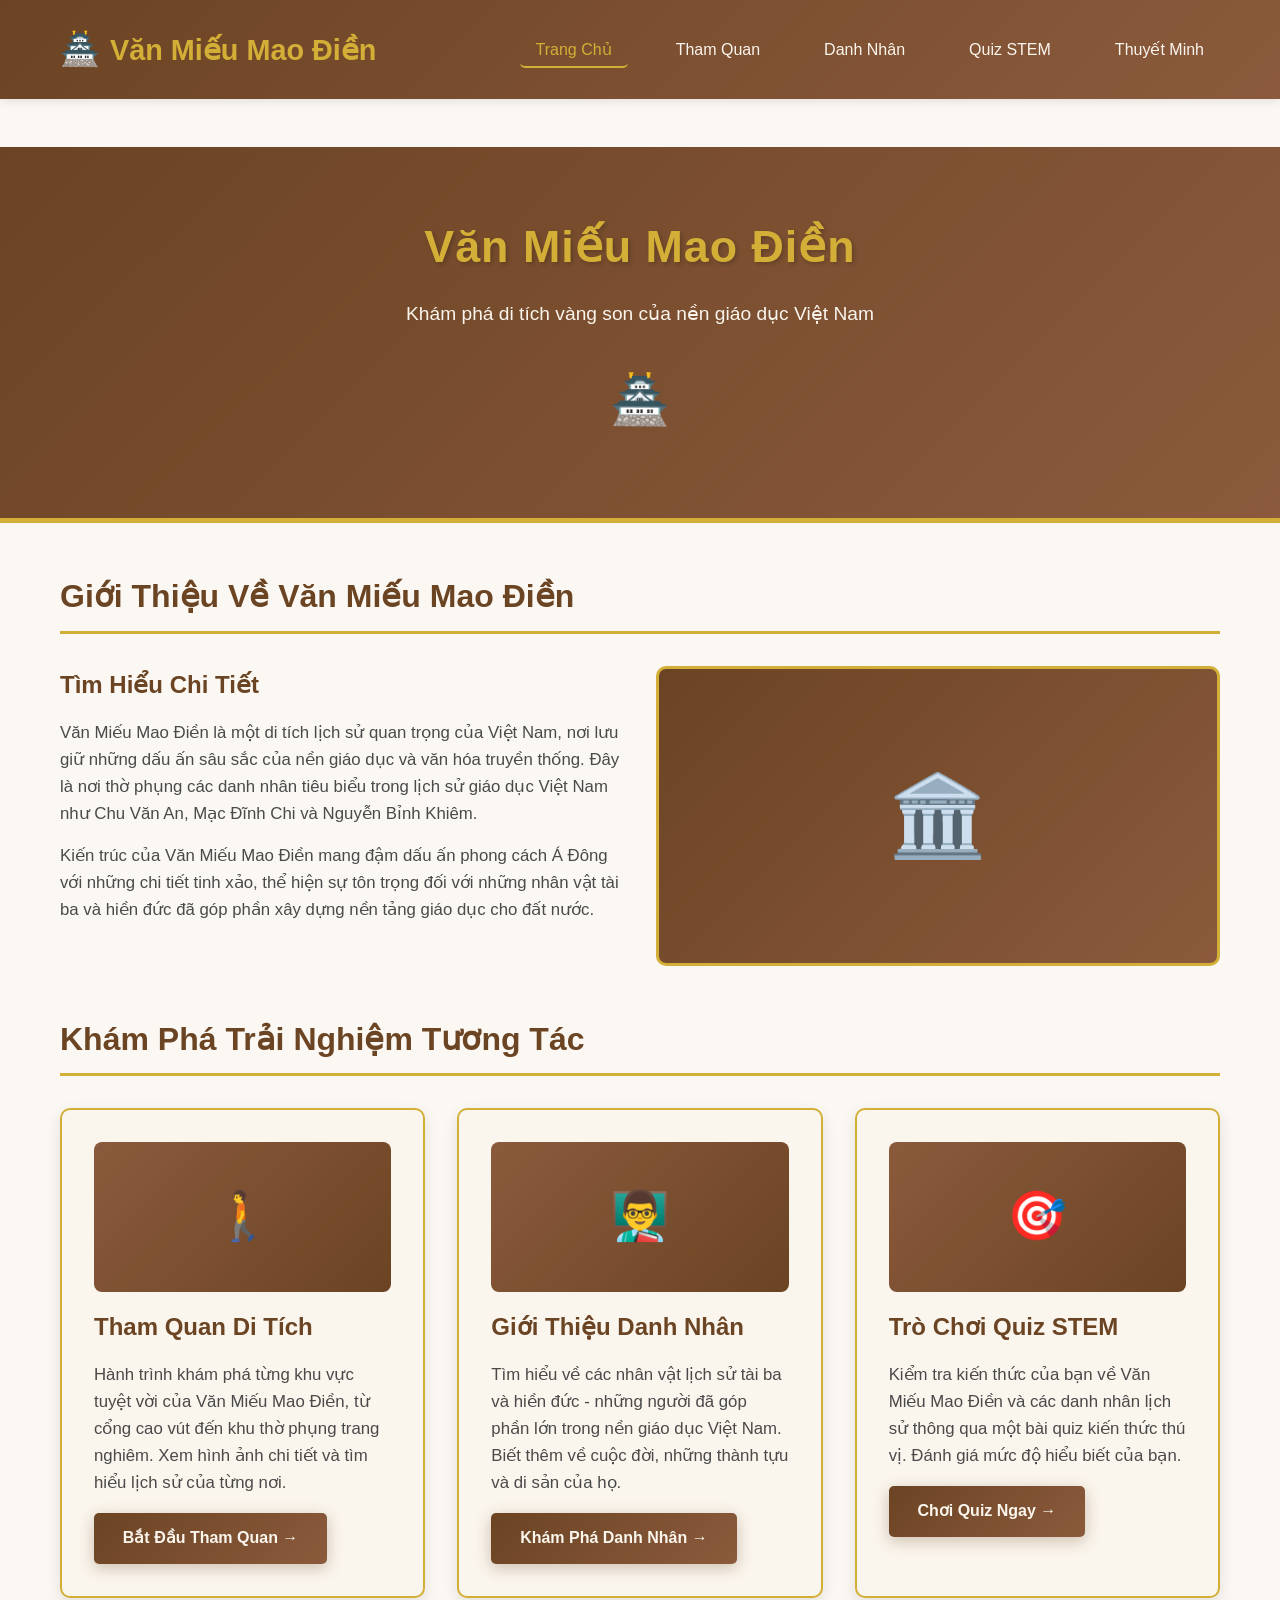
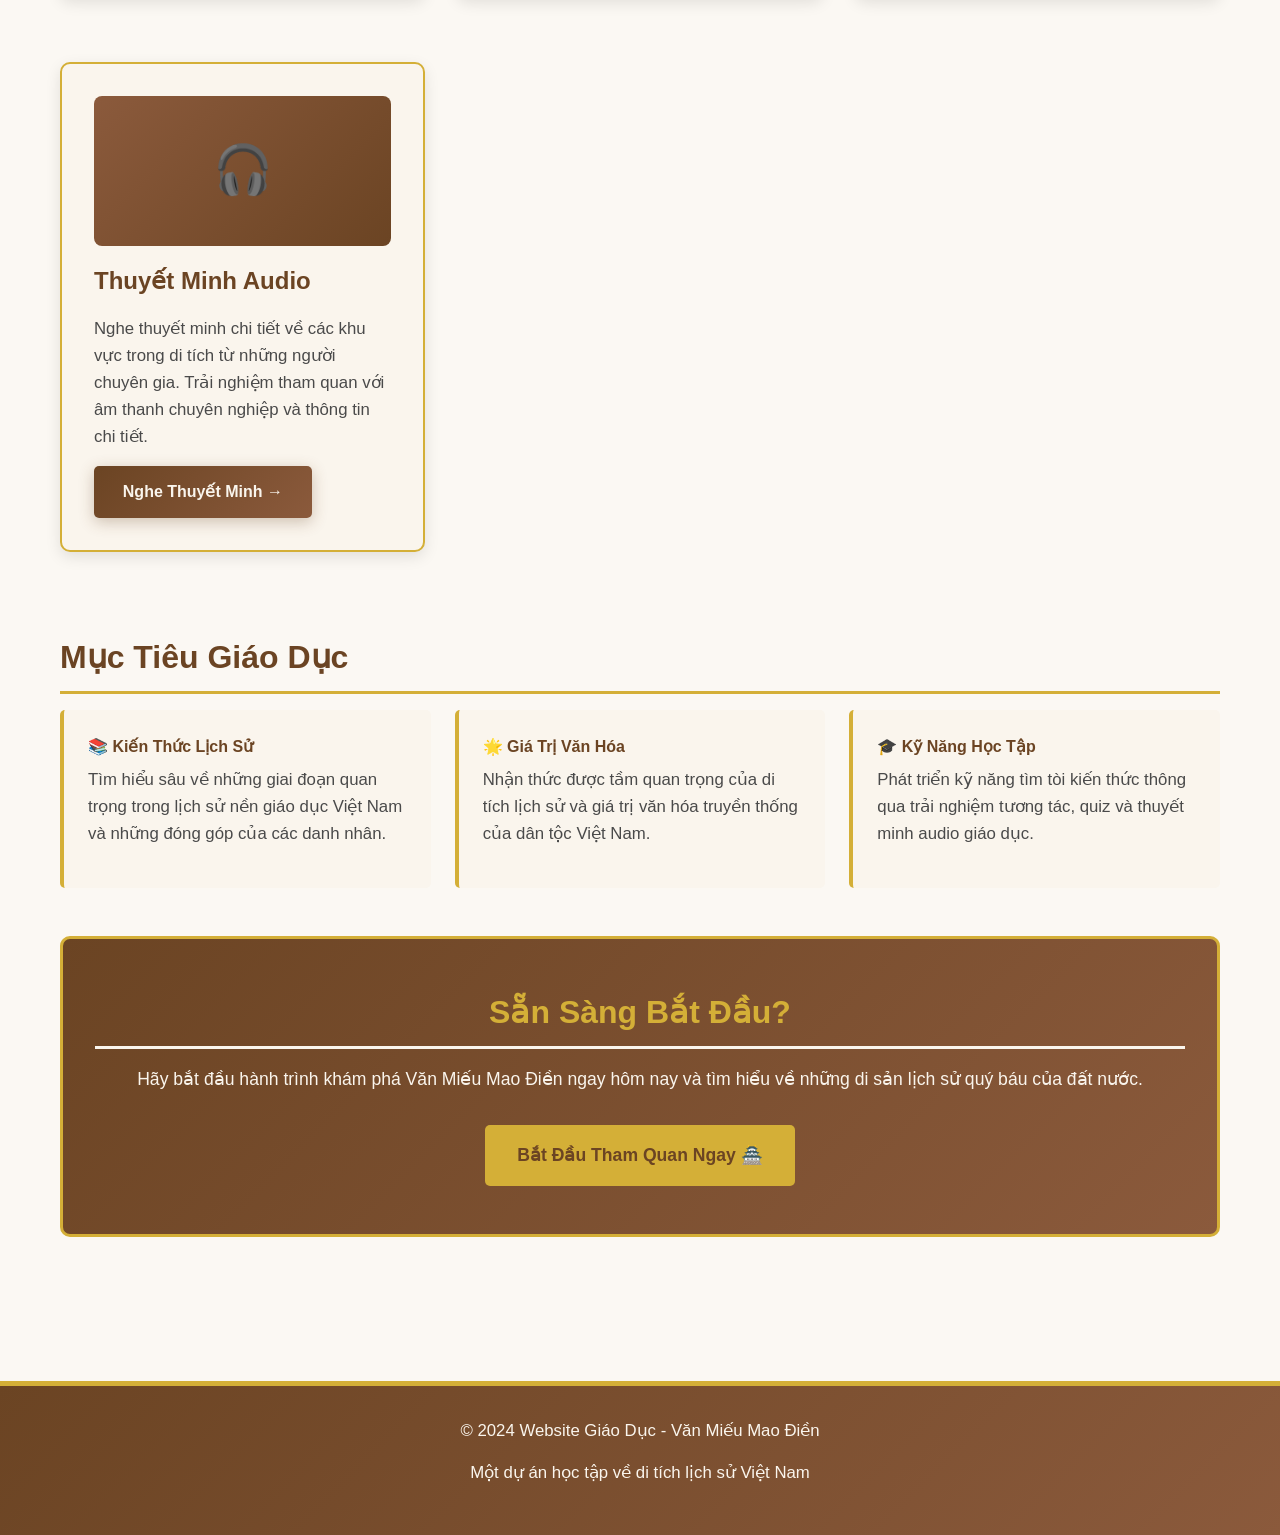
<file: index.html>
<!DOCTYPE html>
<html lang="vi">
<head>
    <meta charset="UTF-8">
    <meta name="viewport" content="width=device-width, initial-scale=1.0">
    <title>Văn Miếu Mao Điền - Trang Chủ</title>
    <link rel="stylesheet" href="styles.css">
</head>
<body>
    <!-- Header & Navigation -->
    <header>
        <div class="header-container">
            <a href="index.html" class="logo">Văn Miếu Mao Điền</a>
            <nav>
                <ul>
                    <li><a href="index.html">Trang Chủ</a></li>
                    <li><a href="tour.html">Tham Quan</a></li>
                    <li><a href="figures.html">Danh Nhân</a></li>
                    <li><a href="quiz.html">Quiz STEM</a></li>
                    <li><a href="audio.html">Thuyết Minh</a></li>
                </ul>
            </nav>
        </div>
    </header>

    <!-- Main Content -->
    <main>
        <!-- Hero Section -->
        <section class="hero">
            <div class="container">
                <h1>Văn Miếu Mao Điền</h1>
                <p>Khám phá di tích vàng son của nền giáo dục Việt Nam</p>
                <p style="font-size: 3rem; margin: 1rem 0;">🏯</p>
            </div>
        </section>

        <!-- Main Content Container -->
        <div class="container">
            <!-- Introduction Section -->
            <section style="margin-top: 3rem;">
                <h2>Giới Thiệu Về Văn Miếu Mao Điền</h2>
                
                <div class="grid grid-2">
                    <div>
                        <h3>Tìm Hiểu Chi Tiết</h3>
                        <p>Văn Miếu Mao Điền là một di tích lịch sử quan trọng của Việt Nam, nơi lưu giữ những dấu ấn sâu sắc của nền giáo dục và văn hóa truyền thống. Đây là nơi thờ phụng các danh nhân tiêu biểu trong lịch sử giáo dục Việt Nam như Chu Văn An, Mạc Đĩnh Chi và Nguyễn Bỉnh Khiêm.</p>
                        <p>Kiến trúc của Văn Miếu Mao Điền mang đậm dấu ấn phong cách Á Đông với những chi tiết tinh xảo, thể hiện sự tôn trọng đối với những nhân vật tài ba và hiền đức đã góp phần xây dựng nền tảng giáo dục cho đất nước.</p>
                    </div>
                    <div style="display: flex; align-items: center; justify-content: center;">
                        <div style="
                            width: 100%;
                            height: 300px;
                            background: linear-gradient(135deg, var(--primary-brown), var(--light-brown));
                            border-radius: 10px;
                            display: flex;
                            align-items: center;
                            justify-content: center;
                            color: var(--gold);
                            font-size: 5rem;
                            border: 3px solid var(--gold);
                        ">
                            🏛️
                        </div>
                    </div>
                </div>
            </section>

            <!-- Features Section -->
            <section style="margin-top: 3rem; margin-bottom: 3rem;">
                <h2>Khám Phá Trải Nghiệm Tương Tác</h2>
                
                <div class="grid">
                    <!-- Card 1: Tham Quan Ảo -->
                    <div class="card">
                        <div style="
                            width: 100%;
                            height: 150px;
                            background: linear-gradient(135deg, #8B5A3C, #6B4423);
                            border-radius: 8px;
                            display: flex;
                            align-items: center;
                            justify-content: center;
                            color: var(--gold);
                            font-size: 3rem;
                            margin-bottom: 1rem;
                        ">🚶</div>
                        <h3>Tham Quan Di Tích</h3>
                        <p>Hành trình khám phá từng khu vực tuyệt vời của Văn Miếu Mao Điền, từ cổng cao vút đến khu thờ phụng trang nghiêm. Xem hình ảnh chi tiết và tìm hiểu lịch sử của từng nơi.</p>
                        <a href="tour.html" class="btn btn-primary">Bắt Đầu Tham Quan →</a>
                    </div>

                    <!-- Card 2: Danh Nhân -->
                    <div class="card">
                        <div style="
                            width: 100%;
                            height: 150px;
                            background: linear-gradient(135deg, #8B5A3C, #6B4423);
                            border-radius: 8px;
                            display: flex;
                            align-items: center;
                            justify-content: center;
                            color: var(--gold);
                            font-size: 3rem;
                            margin-bottom: 1rem;
                        ">👨‍🏫</div>
                        <h3>Giới Thiệu Danh Nhân</h3>
                        <p>Tìm hiểu về các nhân vật lịch sử tài ba và hiền đức - những người đã góp phần lớn trong nền giáo dục Việt Nam. Biết thêm về cuộc đời, những thành tựu và di sản của họ.</p>
                        <a href="figures.html" class="btn btn-primary">Khám Phá Danh Nhân →</a>
                    </div>

                    <!-- Card 3: Quiz -->
                    <div class="card">
                        <div style="
                            width: 100%;
                            height: 150px;
                            background: linear-gradient(135deg, #8B5A3C, #6B4423);
                            border-radius: 8px;
                            display: flex;
                            align-items: center;
                            justify-content: center;
                            color: var(--gold);
                            font-size: 3rem;
                            margin-bottom: 1rem;
                        ">🎯</div>
                        <h3>Trò Chơi Quiz STEM</h3>
                        <p>Kiểm tra kiến thức của bạn về Văn Miếu Mao Điền và các danh nhân lịch sử thông qua một bài quiz kiến thức thú vị. Đánh giá mức độ hiểu biết của bạn.</p>
                        <a href="quiz.html" class="btn btn-primary">Chơi Quiz Ngay →</a>
                    </div>

                    <!-- Card 4: Thuyết Minh -->
                    <div class="card">
                        <div style="
                            width: 100%;
                            height: 150px;
                            background: linear-gradient(135deg, #8B5A3C, #6B4423);
                            border-radius: 8px;
                            display: flex;
                            align-items: center;
                            justify-content: center;
                            color: var(--gold);
                            font-size: 3rem;
                            margin-bottom: 1rem;
                        ">🎧</div>
                        <h3>Thuyết Minh Audio</h3>
                        <p>Nghe thuyết minh chi tiết về các khu vực trong di tích từ những người chuyên gia. Trải nghiệm tham quan với âm thanh chuyên nghiệp và thông tin chi tiết.</p>
                        <a href="audio.html" class="btn btn-primary">Nghe Thuyết Minh →</a>
                    </div>
                </div>
            </section>

            <!-- Educational Goals Section -->
            <section style="margin-bottom: 3rem;">
                <h2>Mục Tiêu Giáo Dục</h2>
                
                <div style="display: grid; grid-template-columns: repeat(auto-fit, minmax(250px, 1fr)); gap: 1.5rem;">
                    <div style="
                        background: var(--cream);
                        border-left: 4px solid var(--gold);
                        padding: 1.5rem;
                        border-radius: 5px;
                    ">
                        <h4 style="color: var(--primary-brown); margin-bottom: 0.5rem;">📚 Kiến Thức Lịch Sử</h4>
                        <p>Tìm hiểu sâu về những giai đoạn quan trọng trong lịch sử nền giáo dục Việt Nam và những đóng góp của các danh nhân.</p>
                    </div>
                    <div style="
                        background: var(--cream);
                        border-left: 4px solid var(--gold);
                        padding: 1.5rem;
                        border-radius: 5px;
                    ">
                        <h4 style="color: var(--primary-brown); margin-bottom: 0.5rem;">🌟 Giá Trị Văn Hóa</h4>
                        <p>Nhận thức được tầm quan trọng của di tích lịch sử và giá trị văn hóa truyền thống của dân tộc Việt Nam.</p>
                    </div>
                    <div style="
                        background: var(--cream);
                        border-left: 4px solid var(--gold);
                        padding: 1.5rem;
                        border-radius: 5px;
                    ">
                        <h4 style="color: var(--primary-brown); margin-bottom: 0.5rem;">🎓 Kỹ Năng Học Tập</h4>
                        <p>Phát triển kỹ năng tìm tòi kiến thức thông qua trải nghiệm tương tác, quiz và thuyết minh audio giáo dục.</p>
                    </div>
                </div>
            </section>

            <!-- CTA Section -->
            <section style="
                background: linear-gradient(135deg, var(--primary-brown), var(--light-brown));
                color: var(--cream);
                padding: 3rem 2rem;
                border-radius: 10px;
                text-align: center;
                margin-bottom: 3rem;
                border: 3px solid var(--gold);
            ">
                <h2 style="color: var(--gold); border-bottom-color: var(--cream);">Sẵn Sàng Bắt Đầu?</h2>
                <p style="color: var(--cream); font-size: 1.1rem; margin-bottom: 2rem;">
                    Hãy bắt đầu hành trình khám phá Văn Miếu Mao Điền ngay hôm nay và tìm hiểu về những di sản lịch sử quý báu của đất nước.
                </p>
                <a href="tour.html" class="btn btn-secondary" style="font-size: 1.1rem; padding: 1rem 2rem;">
                    Bắt Đầu Tham Quan Ngay 🏯
                </a>
            </section>
        </div>
    </main>

    <!-- Footer -->
    <footer>
        <div class="container">
            <p>&copy; 2024 Website Giáo Dục - Văn Miếu Mao Điền</p>
            <p>Một dự án học tập về di tích lịch sử Việt Nam</p>
        </div>
    </footer>

    <script src="scripts.js"></script>
</body>
</html>
</file>
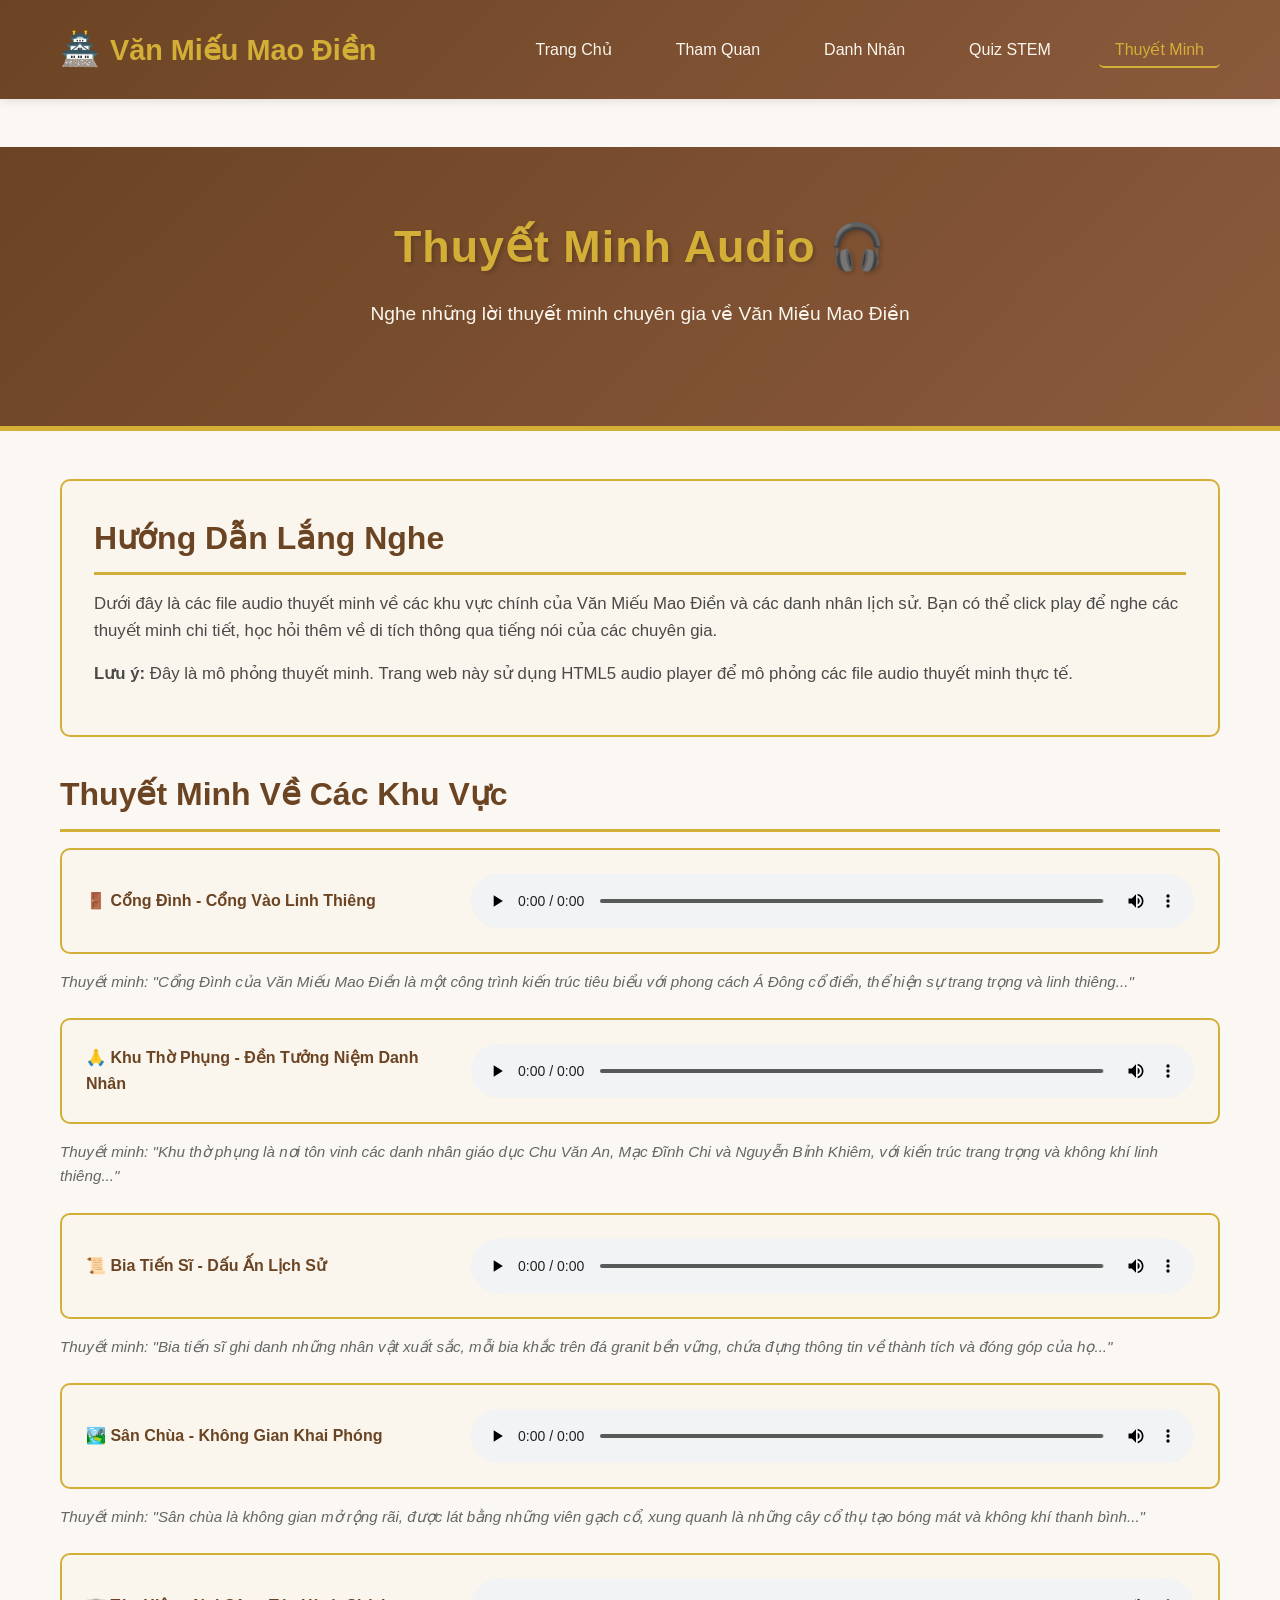
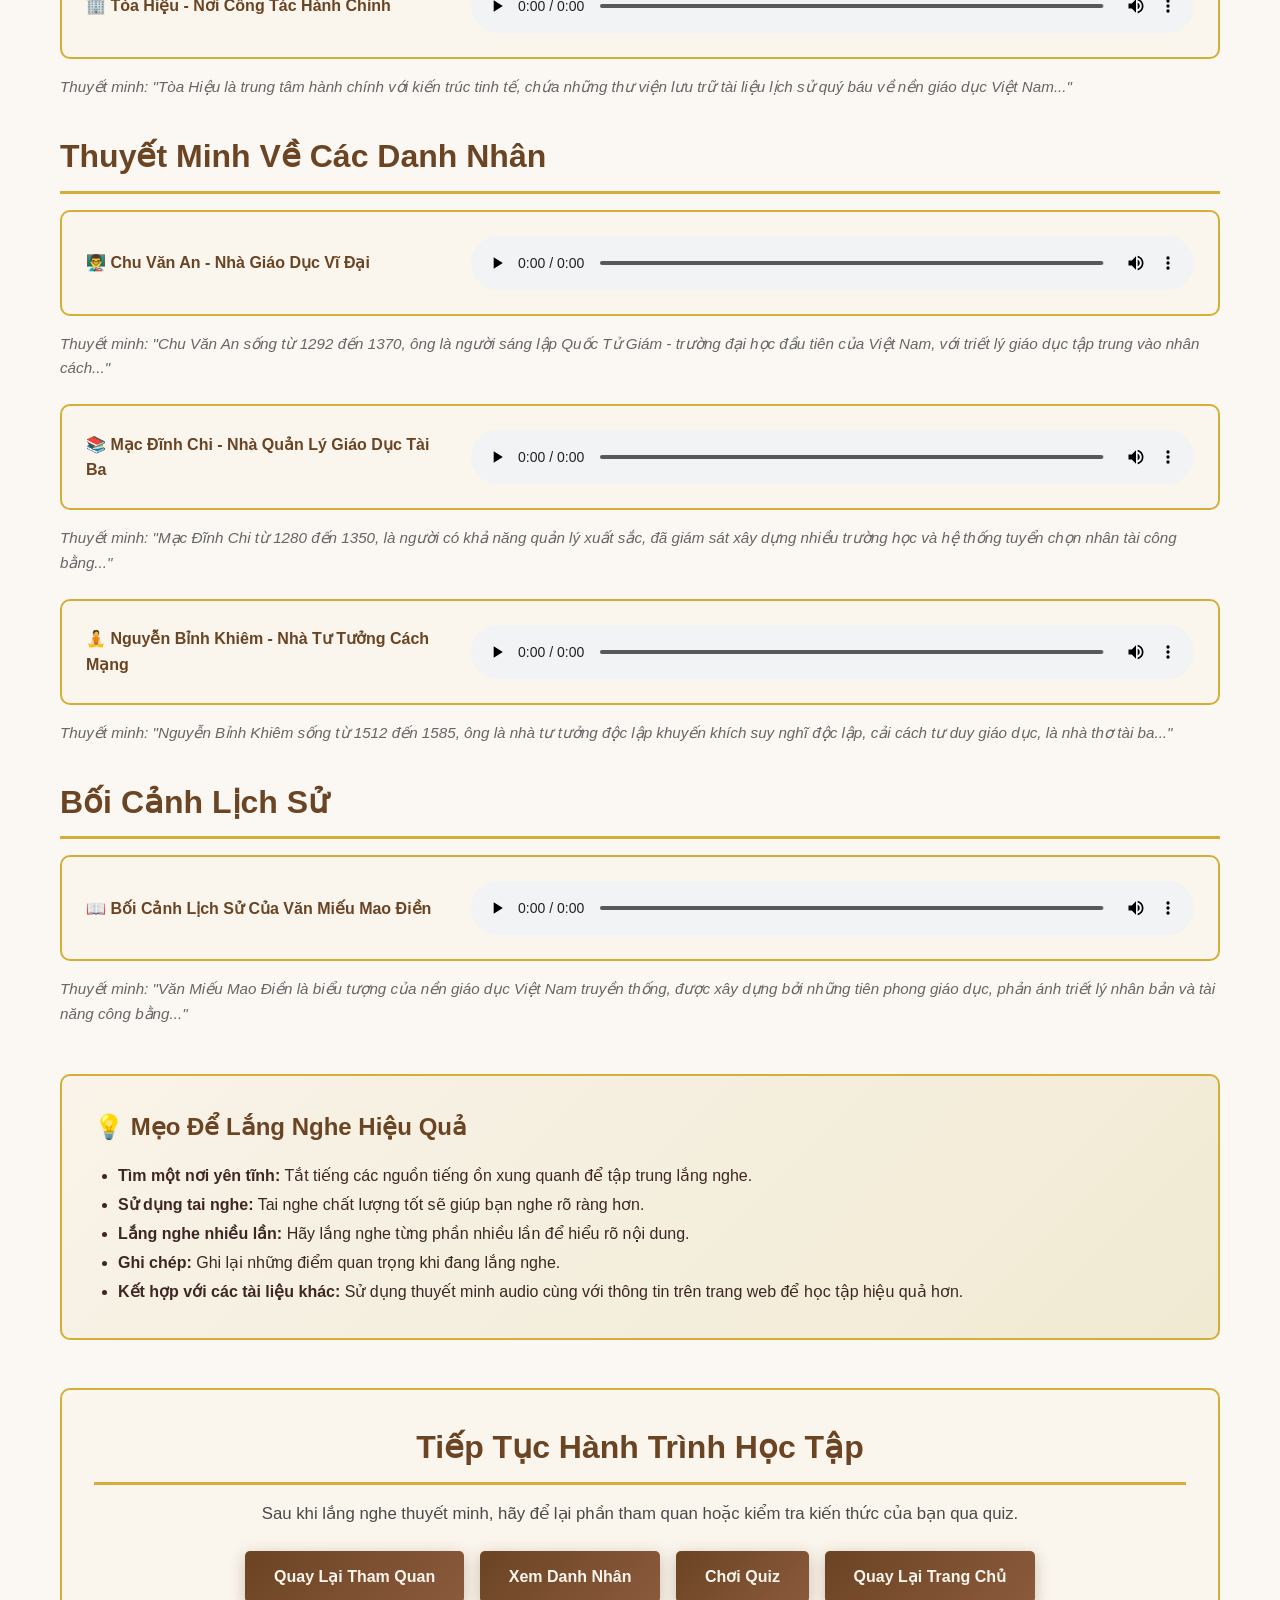
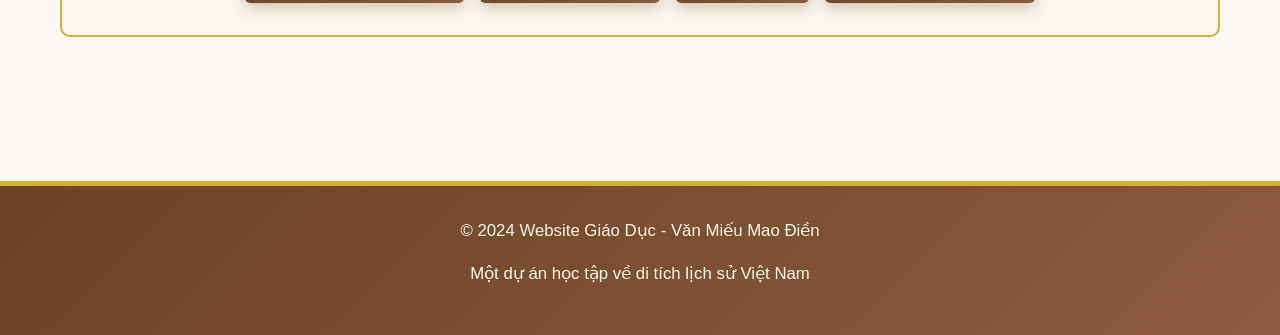
<file: audio.html>
<!DOCTYPE html>
<html lang="vi">
<head>
    <meta charset="UTF-8">
    <meta name="viewport" content="width=device-width, initial-scale=1.0">
    <title>Thuyết Minh Audio - Văn Miếu Mao Điền</title>
    <link rel="stylesheet" href="styles.css">
</head>
<body>
    <!-- Header & Navigation -->
    <header>
        <div class="header-container">
            <a href="index.html" class="logo">Văn Miếu Mao Điền</a>
            <nav>
                <ul>
                    <li><a href="index.html">Trang Chủ</a></li>
                    <li><a href="tour.html">Tham Quan</a></li>
                    <li><a href="figures.html">Danh Nhân</a></li>
                    <li><a href="quiz.html">Quiz STEM</a></li>
                    <li><a href="audio.html">Thuyết Minh</a></li>
                </ul>
            </nav>
        </div>
    </header>

    <!-- Main Content -->
    <main>
        <!-- Hero Section -->
        <section class="hero">
            <div class="container">
                <h1>Thuyết Minh Audio 🎧</h1>
                <p>Nghe những lời thuyết minh chuyên gia về Văn Miếu Mao Điền</p>
            </div>
        </section>

        <!-- Main Content Container -->
        <div class="container">
            <!-- Introduction -->
            <section style="
                background: var(--cream);
                border: 2px solid var(--gold);
                border-radius: 10px;
                padding: 2rem;
                margin-top: 3rem;
                margin-bottom: 2rem;
            ">
                <h2>Hướng Dẫn Lắng Nghe</h2>
                <p>Dưới đây là các file audio thuyết minh về các khu vực chính của Văn Miếu Mao Điền và các danh nhân lịch sử. Bạn có thể click play để nghe các thuyết minh chi tiết, học hỏi thêm về di tích thông qua tiếng nói của các chuyên gia.</p>
                <p><strong>Lưu ý:</strong> Đây là mô phỏng thuyết minh. Trang web này sử dụng HTML5 audio player để mô phỏng các file audio thuyết minh thực tế.</p>
            </section>

            <!-- Audio Sections -->
            
            <!-- Section 1: Cổng Đình -->
            <section style="margin-bottom: 2rem;">
                <h2>Thuyết Minh Về Các Khu Vực</h2>
                
                <div class="audio-section">
                    <h4>🚪 Cổng Đình - Cổng Vào Linh Thiêng</h4>
                    <audio controls style="flex: 2;">
                        <source src="[data-uri]" type="audio/wav">
                        Trình duyệt của bạn không hỗ trợ audio thẻ.
                    </audio>
                </div>
                <p style="color: #666; font-size: 0.95rem; margin-top: 0.5rem; margin-bottom: 1.5rem;">
                    <em>Thuyết minh: "Cổng Đình của Văn Miếu Mao Điền là một công trình kiến trúc tiêu biểu với phong cách Á Đông cổ điển, thể hiện sự trang trọng và linh thiêng..."</em>
                </p>

                <!-- Section 2: Khu Thờ Phụng -->
                <div class="audio-section">
                    <h4>🙏 Khu Thờ Phụng - Đền Tưởng Niệm Danh Nhân</h4>
                    <audio controls style="flex: 2;">
                        <source src="[data-uri]" type="audio/wav">
                        Trình duyệt của bạn không hỗ trợ audio thẻ.
                    </audio>
                </div>
                <p style="color: #666; font-size: 0.95rem; margin-top: 0.5rem; margin-bottom: 1.5rem;">
                    <em>Thuyết minh: "Khu thờ phụng là nơi tôn vinh các danh nhân giáo dục Chu Văn An, Mạc Đĩnh Chi và Nguyễn Bỉnh Khiêm, với kiến trúc trang trọng và không khí linh thiêng..."</em>
                </p>

                <!-- Section 3: Bia Tiến Sĩ -->
                <div class="audio-section">
                    <h4>📜 Bia Tiến Sĩ - Dấu Ấn Lịch Sử</h4>
                    <audio controls style="flex: 2;">
                        <source src="[data-uri]" type="audio/wav">
                        Trình duyệt của bạn không hỗ trợ audio thẻ.
                    </audio>
                </div>
                <p style="color: #666; font-size: 0.95rem; margin-top: 0.5rem; margin-bottom: 1.5rem;">
                    <em>Thuyết minh: "Bia tiến sĩ ghi danh những nhân vật xuất sắc, mỗi bia khắc trên đá granit bền vững, chứa đựng thông tin về thành tích và đóng góp của họ..."</em>
                </p>

                <!-- Section 4: Sân Chùa -->
                <div class="audio-section">
                    <h4>🏞️ Sân Chùa - Không Gian Khai Phóng</h4>
                    <audio controls style="flex: 2;">
                        <source src="[data-uri]" type="audio/wav">
                        Trình duyệt của bạn không hỗ trợ audio thẻ.
                    </audio>
                </div>
                <p style="color: #666; font-size: 0.95rem; margin-top: 0.5rem; margin-bottom: 1.5rem;">
                    <em>Thuyết minh: "Sân chùa là không gian mở rộng rãi, được lát bằng những viên gạch cổ, xung quanh là những cây cổ thụ tạo bóng mát và không khí thanh bình..."</em>
                </p>

                <!-- Section 5: Tòa Hiệu -->
                <div class="audio-section">
                    <h4>🏢 Tòa Hiệu - Nơi Công Tác Hành Chính</h4>
                    <audio controls style="flex: 2;">
                        <source src="[data-uri]" type="audio/wav">
                        Trình duyệt của bạn không hỗ trợ audio thẻ.
                    </audio>
                </div>
                <p style="color: #666; font-size: 0.95rem; margin-top: 0.5rem; margin-bottom: 1.5rem;">
                    <em>Thuyết minh: "Tòa Hiệu là trung tâm hành chính với kiến trúc tinh tế, chứa những thư viện lưu trữ tài liệu lịch sử quý báu về nền giáo dục Việt Nam..."</em>
                </p>
            </section>

            <!-- Danh Nhân Audio Section -->
            <section style="margin-bottom: 2rem;">
                <h2>Thuyết Minh Về Các Danh Nhân</h2>
                
                <!-- Chu Văn An -->
                <div class="audio-section">
                    <h4>👨‍🏫 Chu Văn An - Nhà Giáo Dục Vĩ Đại</h4>
                    <audio controls style="flex: 2;">
                        <source src="[data-uri]" type="audio/wav">
                        Trình duyệt của bạn không hỗ trợ audio thẻ.
                    </audio>
                </div>
                <p style="color: #666; font-size: 0.95rem; margin-top: 0.5rem; margin-bottom: 1.5rem;">
                    <em>Thuyết minh: "Chu Văn An sống từ 1292 đến 1370, ông là người sáng lập Quốc Tử Giám - trường đại học đầu tiên của Việt Nam, với triết lý giáo dục tập trung vào nhân cách..."</em>
                </p>

                <!-- Mạc Đĩnh Chi -->
                <div class="audio-section">
                    <h4>📚 Mạc Đĩnh Chi - Nhà Quản Lý Giáo Dục Tài Ba</h4>
                    <audio controls style="flex: 2;">
                        <source src="[data-uri]" type="audio/wav">
                        Trình duyệt của bạn không hỗ trợ audio thẻ.
                    </audio>
                </div>
                <p style="color: #666; font-size: 0.95rem; margin-top: 0.5rem; margin-bottom: 1.5rem;">
                    <em>Thuyết minh: "Mạc Đĩnh Chi từ 1280 đến 1350, là người có khả năng quản lý xuất sắc, đã giám sát xây dựng nhiều trường học và hệ thống tuyển chọn nhân tài công bằng..."</em>
                </p>

                <!-- Nguyễn Bỉnh Khiêm -->
                <div class="audio-section">
                    <h4>🧘 Nguyễn Bỉnh Khiêm - Nhà Tư Tưởng Cách Mạng</h4>
                    <audio controls style="flex: 2;">
                        <source src="[data-uri]" type="audio/wav">
                        Trình duyệt của bạn không hỗ trợ audio thẻ.
                    </audio>
                </div>
                <p style="color: #666; font-size: 0.95rem; margin-top: 0.5rem; margin-bottom: 1.5rem;">
                    <em>Thuyết minh: "Nguyễn Bỉnh Khiêm sống từ 1512 đến 1585, ông là nhà tư tưởng độc lập khuyến khích suy nghĩ độc lập, cải cách tư duy giáo dục, là nhà thơ tài ba..."</em>
                </p>
            </section>

            <!-- Historical Context -->
            <section style="margin-bottom: 3rem;">
                <h2>Bối Cảnh Lịch Sử</h2>
                
                <div class="audio-section">
                    <h4>📖 Bối Cảnh Lịch Sử Của Văn Miếu Mao Điền</h4>
                    <audio controls style="flex: 2;">
                        <source src="[data-uri]" type="audio/wav">
                        Trình duyệt của bạn không hỗ trợ audio thẻ.
                    </audio>
                </div>
                <p style="color: #666; font-size: 0.95rem; margin-top: 0.5rem; margin-bottom: 1.5rem;">
                    <em>Thuyết minh: "Văn Miếu Mao Điền là biểu tượng của nền giáo dục Việt Nam truyền thống, được xây dựng bởi những tiên phong giáo dục, phản ánh triết lý nhân bản và tài năng công bằng..."</em>
                </p>
            </section>

            <!-- Info Box -->
            <section style="
                background: linear-gradient(135deg, #f9f3e9, #f0ead3);
                border: 2px solid var(--gold);
                border-radius: 10px;
                padding: 2rem;
                margin-bottom: 3rem;
            ">
                <h3>💡 Mẹo Để Lắng Nghe Hiệu Quả</h3>
                <ul style="margin-left: 1.5rem; line-height: 1.8;">
                    <li><strong>Tìm một nơi yên tĩnh:</strong> Tắt tiếng các nguồn tiếng ồn xung quanh để tập trung lắng nghe.</li>
                    <li><strong>Sử dụng tai nghe:</strong> Tai nghe chất lượng tốt sẽ giúp bạn nghe rõ ràng hơn.</li>
                    <li><strong>Lắng nghe nhiều lần:</strong> Hãy lắng nghe từng phần nhiều lần để hiểu rõ nội dung.</li>
                    <li><strong>Ghi chép:</strong> Ghi lại những điểm quan trọng khi đang lắng nghe.</li>
                    <li><strong>Kết hợp với các tài liệu khác:</strong> Sử dụng thuyết minh audio cùng với thông tin trên trang web để học tập hiệu quả hơn.</li>
                </ul>
            </section>

            <!-- Action Section -->
            <section style="
                background: var(--cream);
                border: 2px solid var(--gold);
                border-radius: 10px;
                padding: 2rem;
                text-align: center;
                margin-bottom: 3rem;
            ">
                <h2>Tiếp Tục Hành Trình Học Tập</h2>
                <p>Sau khi lắng nghe thuyết minh, hãy để lại phần tham quan hoặc kiểm tra kiến thức của bạn qua quiz.</p>
                
                <div style="
                    display: flex;
                    gap: 1rem;
                    flex-wrap: wrap;
                    justify-content: center;
                    margin-top: 1.5rem;
                ">
                    <a href="tour.html" class="btn btn-primary">Quay Lại Tham Quan</a>
                    <a href="figures.html" class="btn btn-primary">Xem Danh Nhân</a>
                    <a href="quiz.html" class="btn btn-primary">Chơi Quiz</a>
                    <a href="index.html" class="btn btn-primary">Quay Lại Trang Chủ</a>
                </div>
            </section>
        </div>
    </main>

    <!-- Footer -->
    <footer>
        <div class="container">
            <p>&copy; 2024 Website Giáo Dục - Văn Miếu Mao Điền</p>
            <p>Một dự án học tập về di tích lịch sử Việt Nam</p>
        </div>
    </footer>

    <script src="scripts.js"></script>
    <script>
        // Add visual feedback for audio players
        document.querySelectorAll('audio').forEach(audio => {
            audio.addEventListener('play', function() {
                // Highlight the playing audio section
                const section = this.closest('.audio-section');
                if (section) {
                    section.style.backgroundColor = '#f0ead3';
                }
            });

            audio.addEventListener('pause', function() {
                const section = this.closest('.audio-section');
                if (section) {
                    section.style.backgroundColor = 'var(--cream)';
                }
            });
        });
    </script>
</body>
</html>
</file>
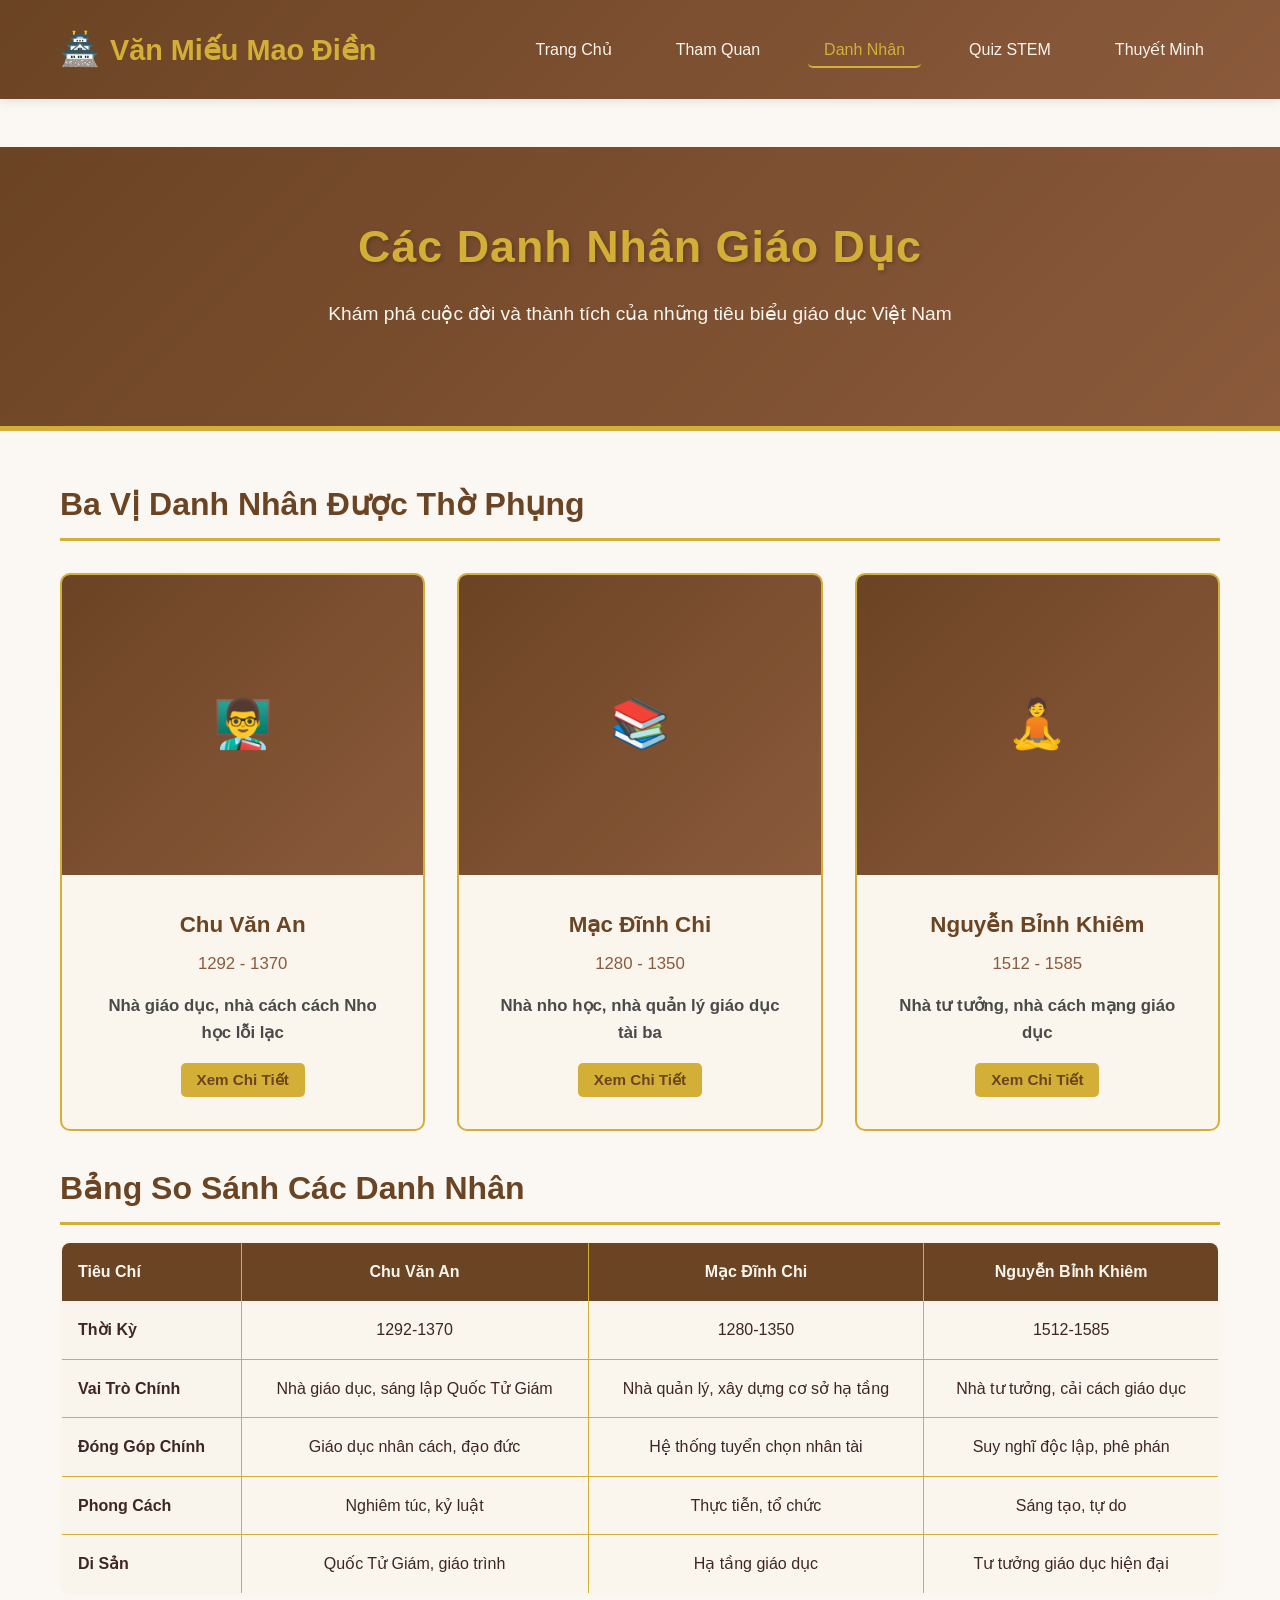
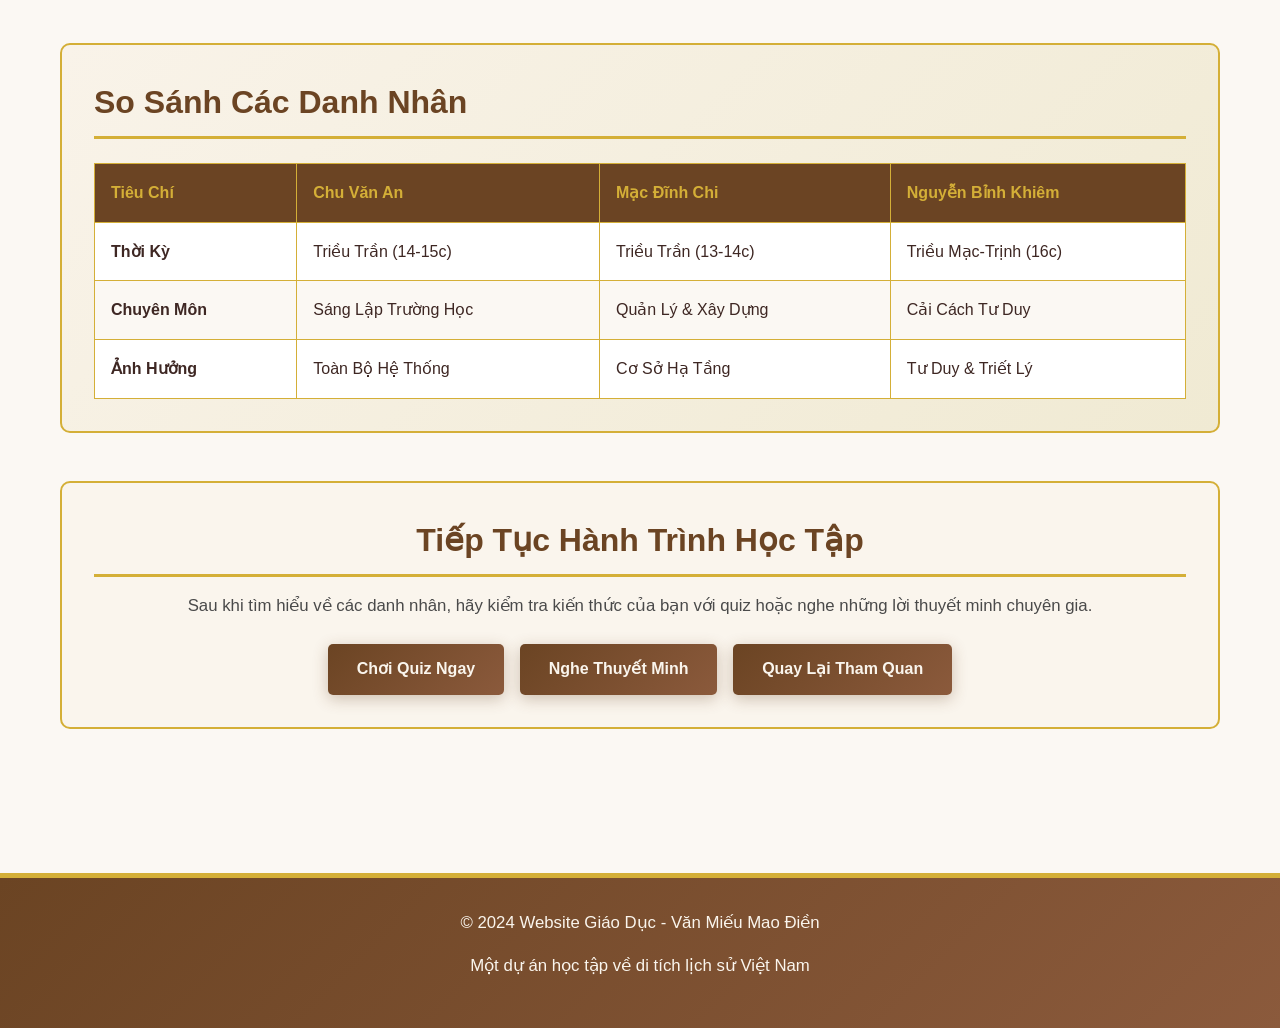
<file: figures.html>
<!DOCTYPE html>
<html lang="vi">
<head>
    <meta charset="UTF-8">
    <meta name="viewport" content="width=device-width, initial-scale=1.0">
    <title>Danh Nhân - Văn Miếu Mao Điền</title>
    <link rel="stylesheet" href="styles.css">
</head>
<body>
    <!-- Header & Navigation -->
    <header>
        <div class="header-container">
            <a href="index.html" class="logo">Văn Miếu Mao Điền</a>
            <nav>
                <ul>
                    <li><a href="index.html">Trang Chủ</a></li>
                    <li><a href="tour.html">Tham Quan</a></li>
                    <li><a href="figures.html">Danh Nhân</a></li>
                    <li><a href="quiz.html">Quiz STEM</a></li>
                    <li><a href="audio.html">Thuyết Minh</a></li>
                </ul>
            </nav>
        </div>
    </header>

    <!-- Main Content -->
    <main>
        <!-- Hero Section -->
        <section class="hero">
            <div class="container">
                <h1>Các Danh Nhân Giáo Dục</h1>
                <p>Khám phá cuộc đời và thành tích của những tiêu biểu giáo dục Việt Nam</p>
            </div>
        </section>

        <!-- Main Content Container -->
        <div class="container">
            <section style="margin-top: 3rem; margin-bottom: 3rem;">
                <h2>Ba Vị Danh Nhân Được Thờ Phụng</h2>
                
                <div class="grid">
                    <!-- Figure 1: Chu Văn An -->
                    <div class="figure-card">
                        <div class="figure-image">👨‍🏫</div>
                        <div class="figure-content">
                            <h3 class="figure-name">Chu Văn An</h3>
                            <p class="figure-period">1292 - 1370</p>
                            <p><strong>Nhà giáo dục, nhà cách cách Nho học lỗi lạc</strong></p>
                            <button class="btn btn-small btn-secondary" onclick="toggleDetails('chu-van-an')">Xem Chi Tiết</button>
                        </div>
                    </div>

                    <!-- Figure 2: Mạc Đĩnh Chi -->
                    <div class="figure-card">
                        <div class="figure-image">📚</div>
                        <div class="figure-content">
                            <h3 class="figure-name">Mạc Đĩnh Chi</h3>
                            <p class="figure-period">1280 - 1350</p>
                            <p><strong>Nhà nho học, nhà quản lý giáo dục tài ba</strong></p>
                            <button class="btn btn-small btn-secondary" onclick="toggleDetails('mac-dinh-chi')">Xem Chi Tiết</button>
                        </div>
                    </div>

                    <!-- Figure 3: Nguyễn Bỉnh Khiêm -->
                    <div class="figure-card">
                        <div class="figure-image">🧘</div>
                        <div class="figure-content">
                            <h3 class="figure-name">Nguyễn Bỉnh Khiêm</h3>
                            <p class="figure-period">1512 - 1585</p>
                            <p><strong>Nhà tư tưởng, nhà cách mạng giáo dục</strong></p>
                            <button class="btn btn-small btn-secondary" onclick="toggleDetails('nguyen-binh-khiem')">Xem Chi Tiết</button>
                        </div>
                    </div>
                </div>
            <!-- Comparison Table -->
            <section style="margin-bottom: 3rem;">
                <h2>Bảng So Sánh Các Danh Nhân</h2>
                
                <div style="overflow-x: auto;">
                    <table style="
                        width: 100%;
                        border-collapse: collapse;
                        background: var(--cream);
                        border: 2px solid var(--gold);
                        border-radius: 10px;
                        overflow: hidden;
                    ">
                        <thead>
                            <tr style="background: var(--primary-brown); color: var(--cream);">
                                <th style="padding: 1rem; text-align: left; border-right: 1px solid var(--gold);">Tiêu Chí</th>
                                <th style="padding: 1rem; text-align: center; border-right: 1px solid var(--gold);">Chu Văn An</th>
                                <th style="padding: 1rem; text-align: center; border-right: 1px solid var(--gold);">Mạc Đĩnh Chi</th>
                                <th style="padding: 1rem; text-align: center;">Nguyễn Bỉnh Khiêm</th>
                            </tr>
                        </thead>
                        <tbody>
                            <tr style="border-bottom: 1px solid var(--gold);">
                                <td style="padding: 1rem; font-weight: bold; background: #f9f5ed; border-right: 1px solid var(--gold);">Thời Kỳ</td>
                                <td style="padding: 1rem; text-align: center; border-right: 1px solid var(--gold);">1292-1370</td>
                                <td style="padding: 1rem; text-align: center; border-right: 1px solid var(--gold);">1280-1350</td>
                                <td style="padding: 1rem; text-align: center;">1512-1585</td>
                            </tr>
                            <tr style="border-bottom: 1px solid var(--gold);">
                                <td style="padding: 1rem; font-weight: bold; background: #f9f5ed; border-right: 1px solid var(--gold);">Vai Trò Chính</td>
                                <td style="padding: 1rem; text-align: center; border-right: 1px solid var(--gold);">Nhà giáo dục, sáng lập Quốc Tử Giám</td>
                                <td style="padding: 1rem; text-align: center; border-right: 1px solid var(--gold);">Nhà quản lý, xây dựng cơ sở hạ tầng</td>
                                <td style="padding: 1rem; text-align: center;">Nhà tư tưởng, cải cách giáo dục</td>
                            </tr>
                            <tr style="border-bottom: 1px solid var(--gold);">
                                <td style="padding: 1rem; font-weight: bold; background: #f9f5ed; border-right: 1px solid var(--gold);">Đóng Góp Chính</td>
                                <td style="padding: 1rem; text-align: center; border-right: 1px solid var(--gold);">Giáo dục nhân cách, đạo đức</td>
                                <td style="padding: 1rem; text-align: center; border-right: 1px solid var(--gold);">Hệ thống tuyển chọn nhân tài</td>
                                <td style="padding: 1rem; text-align: center;">Suy nghĩ độc lập, phê phán</td>
                            </tr>
                            <tr style="border-bottom: 1px solid var(--gold);">
                                <td style="padding: 1rem; font-weight: bold; background: #f9f5ed; border-right: 1px solid var(--gold);">Phong Cách</td>
                                <td style="padding: 1rem; text-align: center; border-right: 1px solid var(--gold);">Nghiêm túc, kỷ luật</td>
                                <td style="padding: 1rem; text-align: center; border-right: 1px solid var(--gold);">Thực tiễn, tổ chức</td>
                                <td style="padding: 1rem; text-align: center;">Sáng tạo, tự do</td>
                            </tr>
                            <tr>
                                <td style="padding: 1rem; font-weight: bold; background: #f9f5ed; border-right: 1px solid var(--gold);">Di Sản</td>
                                <td style="padding: 1rem; text-align: center; border-right: 1px solid var(--gold);">Quốc Tử Giám, giáo trình</td>
                                <td style="padding: 1rem; text-align: center; border-right: 1px solid var(--gold);">Hạ tầng giáo dục</td>
                                <td style="padding: 1rem; text-align: center;">Tư tưởng giáo dục hiện đại</td>
                            </tr>
                        </tbody>
                    </table>
                </div>
            </section>
            
            <!-- Chu Văn An Details -->
            <section id="chu-van-an-details" style="display: none; margin-bottom: 3rem;">
                <div style="
                    background: var(--cream);
                    border: 2px solid var(--gold);
                    border-radius: 10px;
                    padding: 2rem;
                ">
                    <h2>Chu Văn An - Nhà Giáo Dục Vĩ Đại</h2>
                    
                    <div class="grid grid-2" style="margin-top: 1.5rem;">
                        <div>
                            <h3>Cuộc Sống và Sự Nghiệp</h3>
                            <p>Chu Văn An (1292-1370) là một trong những nhà giáo dục kiệt xuất nhất của lịch sử Việt Nam. Ông sinh ra trong một gia đình Nho học có ảnh hưởng, từ nhỏ đã được giáo dục bởi những người thầy xuất sắc.</p>
                            <p>Ông đã từng làm Tế Tướng (tức là Thủ tướng) trong triều đại của các vua Trần, nhưng chính thành tích nổi bật nhất của ông là trong lĩnh vực giáo dục. Ông là người sáng lập và quản lý Quốc Tử Giám - trường đại học đầu tiên của Việt Nam.</p>
                        </div>
                        <div>
                            <h3>Những Đóng Góp Lớn</h3>
                            <p><strong>📖 Cải Cách Giáo Dục:</strong> Chu Văn An đã cải cách hệ thống giáo dục, tập trung vào việc giáo dục nhân cách và đạo đức, không chỉ kiến thức sách quyển.</p>
                            <p><strong>👥 Giáo Dục Dân Chủ:</strong> Ông tin rằng giáo dục phải tiếp cận mọi tầng lớp xã hội, không chỉ dành cho giới quý tộc.</p>
                            <p><strong>✍️ Di Sản Văn Hiến:</strong> Ông để lại rất nhiều bộ sách, giáo trình và những tư tưởng về giáo dục có ảnh hưởng đến nhiều thế hệ.</p>
                        </div>
                    </div>

                    <div style="
                        background: #f0ead3;
                        border-left: 5px solid var(--gold);
                        padding: 1.5rem;
                        margin-top: 1.5rem;
                        border-radius: 5px;
                    ">
                        <h4>💡 Sự Thú Vị Về Chu Văn An</h4>
                        <ul style="margin-left: 1.5rem;">
                            <li>Ông sống đến 78 tuổi, một tuổi thọ đáng kể cho thời đó</li>
                            <li>Chu Văn An không chỉ là giáo dục gia mà còn là nhà quản lý thuế, phi tử, với những quyết định thận trọng và công bằng</li>
                            <li>Ông từ chối một số chức vụ to lớn để tập trung vào giáo dục</li>
                            <li>Hàng ngàn học trò đã được Chu Văn An dạy dỗ và trở thành những nhân sĩ tiêu biểu của đất nước</li>
                        </ul>
                    </div>
                </div>
            </section>

            <!-- Mạc Đĩnh Chi Details -->
            <section id="mac-dinh-chi-details" style="display: none; margin-bottom: 3rem;">
                <div style="
                    background: var(--cream);
                    border: 2px solid var(--gold);
                    border-radius: 10px;
                    padding: 2rem;
                ">
                    <h2>Mạc Đĩnh Chi - Nhà Quản Lý Giáo Dục Tài Ba</h2>
                    
                    <div class="grid grid-2" style="margin-top: 1.5rem;">
                        <div>
                            <h3>Cuộc Sống và Sự Nghiệp</h3>
                            <p>Mạc Đĩnh Chi (1280-1350) là một nhân vật đã để lại dấu ấn sâu sắc trong nền giáo dục Việt Nam thời Trần. Ông là một trong những cộng sự và kế thừa những ý tưởng giáo dục của Chu Văn An.</p>
                            <p>Mạc Đĩnh Chi được biết đến với khả năng quản lý xuất sắc và tầm nhìn chiến lược. Ông đã giúp xây dựng và phát triển hệ thống giáo dục quốc gia, đặc biệt là trong việc đào tạo những nhân sĩ tài ba.</p>
                        </div>
                        <div>
                            <h3>Những Đóng Góp Lớn</h3>
                            <p><strong>🏫 Xây Dựng Cơ Sở Hạ Tầng:</strong> Mạc Đĩnh Chi đã giám sát xây dựng nhiều trường học và cơ sở giáo dục trên khắp đất nước.</p>
                            <p><strong>📋 Hệ Thống Tuyển Chọn Nhân Tài:</strong> Ông xây dựng hệ thống thi cử công bằng, giúp tìm ra những nhân tài từ mọi tầng lớp.</p>
                            <p><strong>🔗 Liên Kết Cộng Đồng:</strong> Ông là cầu nối giữa nhà nước và cộng đồng địa phương trong việc phát triển giáo dục.</p>
                        </div>
                    </div>

                    <div style="
                        background: #f0ead3;
                        border-left: 5px solid var(--gold);
                        padding: 1.5rem;
                        margin-top: 1.5rem;
                        border-radius: 5px;
                    ">
                        <h4>💡 Sự Thú Vị Về Mạc Đĩnh Chi</h4>
                        <ul style="margin-left: 1.5rem;">
                            <li>Mạc Đĩnh Chi là một người quản lý siêu nhân, có khả năng tổ chức lớn</li>
                            <li>Ông thường xuyên du lịch khắp các tỉnh để kiểm tra chất lượng giáo dục</li>
                            <li>Những quy định giáo dục mà ông xây dựng đã được áp dụng liên tục qua nhiều thế hệ</li>
                            <li>Mạc Đĩnh Chi cũng là nhà văn hóa, biết nhiều thứ và tôn trọng các ý tưởng mới</li>
                        </ul>
                    </div>
                </div>
            </section>

            <!-- Nguyễn Bỉnh Khiêm Details -->
            <section id="nguyen-binh-khiem-details" style="display: none; margin-bottom: 3rem;">
                <div style="
                    background: var(--cream);
                    border: 2px solid var(--gold);
                    border-radius: 10px;
                    padding: 2rem;
                ">
                    <h2>Nguyễn Bỉnh Khiêm - Nhà Tư Tưởng Cách Mạng</h2>
                    
                    <div class="grid grid-2" style="margin-top: 1.5rem;">
                        <div>
                            <h3>Cuộc Sống và Sự Nghiệp</h3>
                            <p>Nguyễn Bỉnh Khiêm (1512-1585) là một nhân vật đặc biệt trong lịch sử giáo dục Việt Nam. Ông sinh sống vào thời kỳ biến động, nhưng luôn tập trung vào việc cải tiến nền giáo dục.</p>
                            <p>Mặc dù Nguyễn Bỉnh Khiêm đã từng giữ những chức vụ quan trọng, ông nổi tiếng hơn với tư cách là một nhà tư tưởng độc lập, không sợ thách thức những kiến thức truyền thống nếu chúng không còn hợp lý.</p>
                        </div>
                        <div>
                            <h3>Những Đóng Góp Lớn</h3>
                            <p><strong>💭 Cải Cách Tư Duy:</strong> Nguyễn Bỉnh Khiêm đã thúc đẩy sự chuyển đổi từ tư duy cổ điển sang tư duy tự suy nghĩ, phê phán.</p>
                            <p><strong>🌍 Mở Rộng Kiến Thức:</strong> Ông khuyến khích học tập các kiến thức từ Trung Quốc, Ấn Độ và các nền văn minh khác.</p>
                            <p><strong>✊ Giáo Dục Tinh Thần Độc Lập:</strong> Ông dạy học sinh phải có độc lập tư duy, not chỉ theo sâu theo những tư tưởng cũ.</p>
                        </div>
                    </div>

                    <div style="
                        background: #f0ead3;
                        border-left: 5px solid var(--gold);
                        padding: 1.5rem;
                        margin-top: 1.5rem;
                        border-radius: 5px;
                    ">
                        <h4>💡 Sự Thú Vị Về Nguyễn Bỉnh Khiêm</h4>
                        <ul style="margin-left: 1.5rem;">
                            <li>Nguyễn Bỉnh Khiêm từng từ chối quyền lực để sống một cuộc sống giản dị và đắm mình trong giáo dục</li>
                            <li>Ông là nhà thơ tài ba, những bài thơ của ông thường mang thông điệp giáo dục sâu sắc</li>
                            <li>Ông sống sâu, những lời dạy của ông vẫn còn giá trị đến ngày nay</li>
                            <li>Nguyễn Bỉnh Khiêm là một trong những người đầu tiên ở Việt Nam nhấn mạnh tầm quan trọng của sự tự giáo dục và self-learning</li>
                        </ul>
                    </div>
                </div>
            </section>

            <!-- Comparative Analysis -->
            <section style="
                background: linear-gradient(135deg, #f9f3e9, #f0ead3);
                border: 2px solid var(--gold);
                border-radius: 10px;
                padding: 2rem;
                margin-bottom: 3rem;
            ">
                <h2>So Sánh Các Danh Nhân</h2>
                
                <div style="overflow-x: auto; margin-top: 1.5rem;">
                    <table style="
                        width: 100%;
                        border-collapse: collapse;
                    ">
                        <thead>
                            <tr style="background-color: var(--primary-brown); color: var(--gold);">
                                <th style="padding: 1rem; text-align: left; border: 1px solid var(--gold);">Tiêu Chí</th>
                                <th style="padding: 1rem; text-align: left; border: 1px solid var(--gold);">Chu Văn An</th>
                                <th style="padding: 1rem; text-align: left; border: 1px solid var(--gold);">Mạc Đĩnh Chi</th>
                                <th style="padding: 1rem; text-align: left; border: 1px solid var(--gold);">Nguyễn Bỉnh Khiêm</th>
                            </tr>
                        </thead>
                        <tbody>
                            <tr style="background-color: white; border: 1px solid var(--gold);">
                                <td style="padding: 1rem; border: 1px solid var(--gold); font-weight: bold;">Thời Kỳ</td>
                                <td style="padding: 1rem; border: 1px solid var(--gold);">Triều Trần (14-15c)</td>
                                <td style="padding: 1rem; border: 1px solid var(--gold);">Triều Trần (13-14c)</td>
                                <td style="padding: 1rem; border: 1px solid var(--gold);">Triều Mạc-Trịnh (16c)</td>
                            </tr>
                            <tr style="background-color: var(--light-bg); border: 1px solid var(--gold);">
                                <td style="padding: 1rem; border: 1px solid var(--gold); font-weight: bold;">Chuyên Môn</td>
                                <td style="padding: 1rem; border: 1px solid var(--gold);">Sáng Lập Trường Học</td>
                                <td style="padding: 1rem; border: 1px solid var(--gold);">Quản Lý & Xây Dựng</td>
                                <td style="padding: 1rem; border: 1px solid var(--gold);">Cải Cách Tư Duy</td>
                            </tr>
                            <tr style="background-color: white; border: 1px solid var(--gold);">
                                <td style="padding: 1rem; border: 1px solid var(--gold); font-weight: bold;">Ảnh Hưởng</td>
                                <td style="padding: 1rem; border: 1px solid var(--gold);">Toàn Bộ Hệ Thống</td>
                                <td style="padding: 1rem; border: 1px solid var(--gold);">Cơ Sở Hạ Tầng</td>
                                <td style="padding: 1rem; border: 1px solid var(--gold);">Tư Duy & Triết Lý</td>
                            </tr>
                        </tbody>
                    </table>
                </div>
            </section>

            <!-- Action Section -->
            <section style="
                background: var(--cream);
                border: 2px solid var(--gold);
                border-radius: 10px;
                padding: 2rem;
                text-align: center;
                margin-bottom: 3rem;
            ">
                <h2>Tiếp Tục Hành Trình Học Tập</h2>
                <p>Sau khi tìm hiểu về các danh nhân, hãy kiểm tra kiến thức của bạn với quiz hoặc nghe những lời thuyết minh chuyên gia.</p>
                
                <div style="
                    display: flex;
                    gap: 1rem;
                    flex-wrap: wrap;
                    justify-content: center;
                    margin-top: 1.5rem;
                ">
                    <a href="quiz.html" class="btn btn-primary">Chơi Quiz Ngay</a>
                    <a href="audio.html" class="btn btn-primary">Nghe Thuyết Minh</a>
                    <a href="tour.html" class="btn btn-primary">Quay Lại Tham Quan</a>
                </div>
            </section>
        </div>
    </main>

    <!-- Footer -->
    <footer>
        <div class="container">
            <p>&copy; 2024 Website Giáo Dục - Văn Miếu Mao Điền</p>
            <p>Một dự án học tập về di tích lịch sử Việt Nam</p>
        </div>
    </footer>

    <script src="scripts.js"></script>
    <script>
        function toggleDetails(figureId) {
            // Hide all details
            document.getElementById('chu-van-an-details').style.display = 'none';
            document.getElementById('mac-dinh-chi-details').style.display = 'none';
            document.getElementById('nguyen-binh-khiem-details').style.display = 'none';
            
            // Show selected details
            const selectedId = figureId + '-details';
            const element = document.getElementById(selectedId);
            if (element) {
                element.style.display = 'block';
                element.scrollIntoView({ behavior: 'smooth', block: 'center' });
            }
        }
    </script>
</body>
</html>
</file>
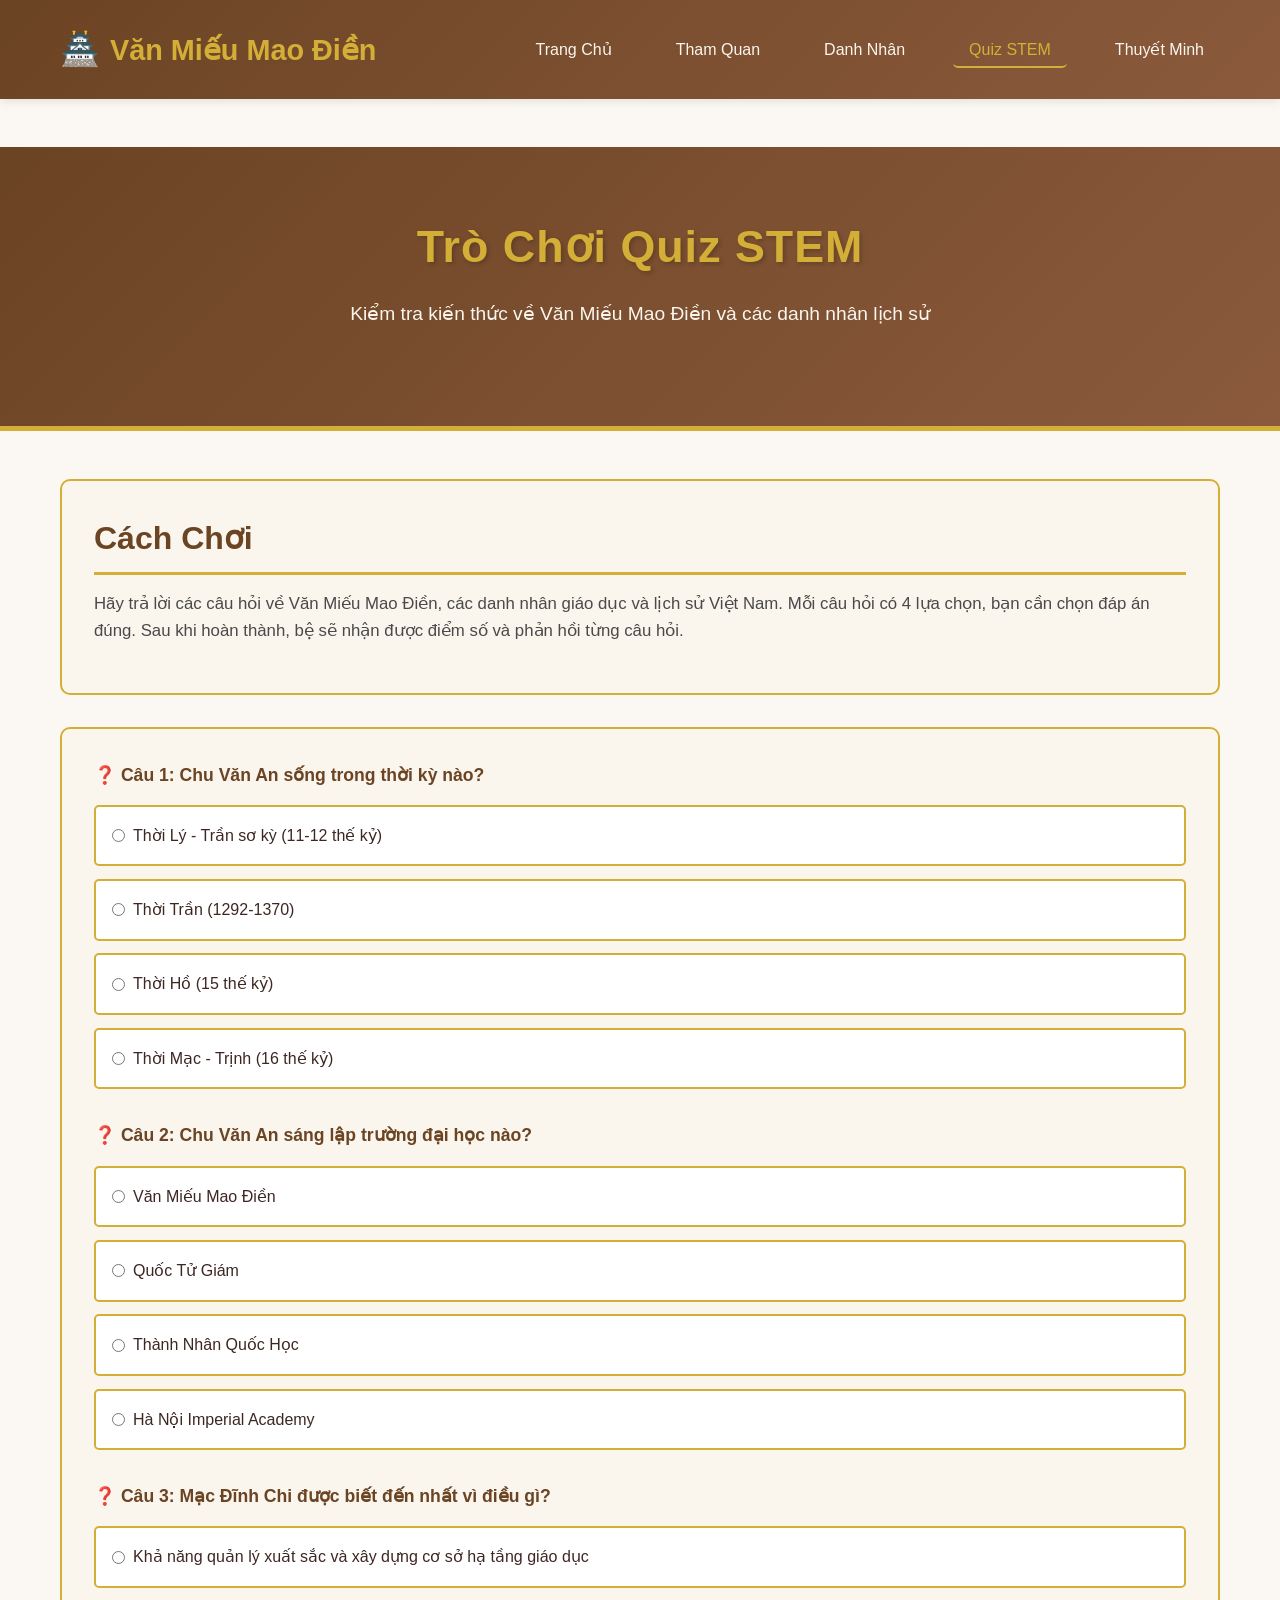
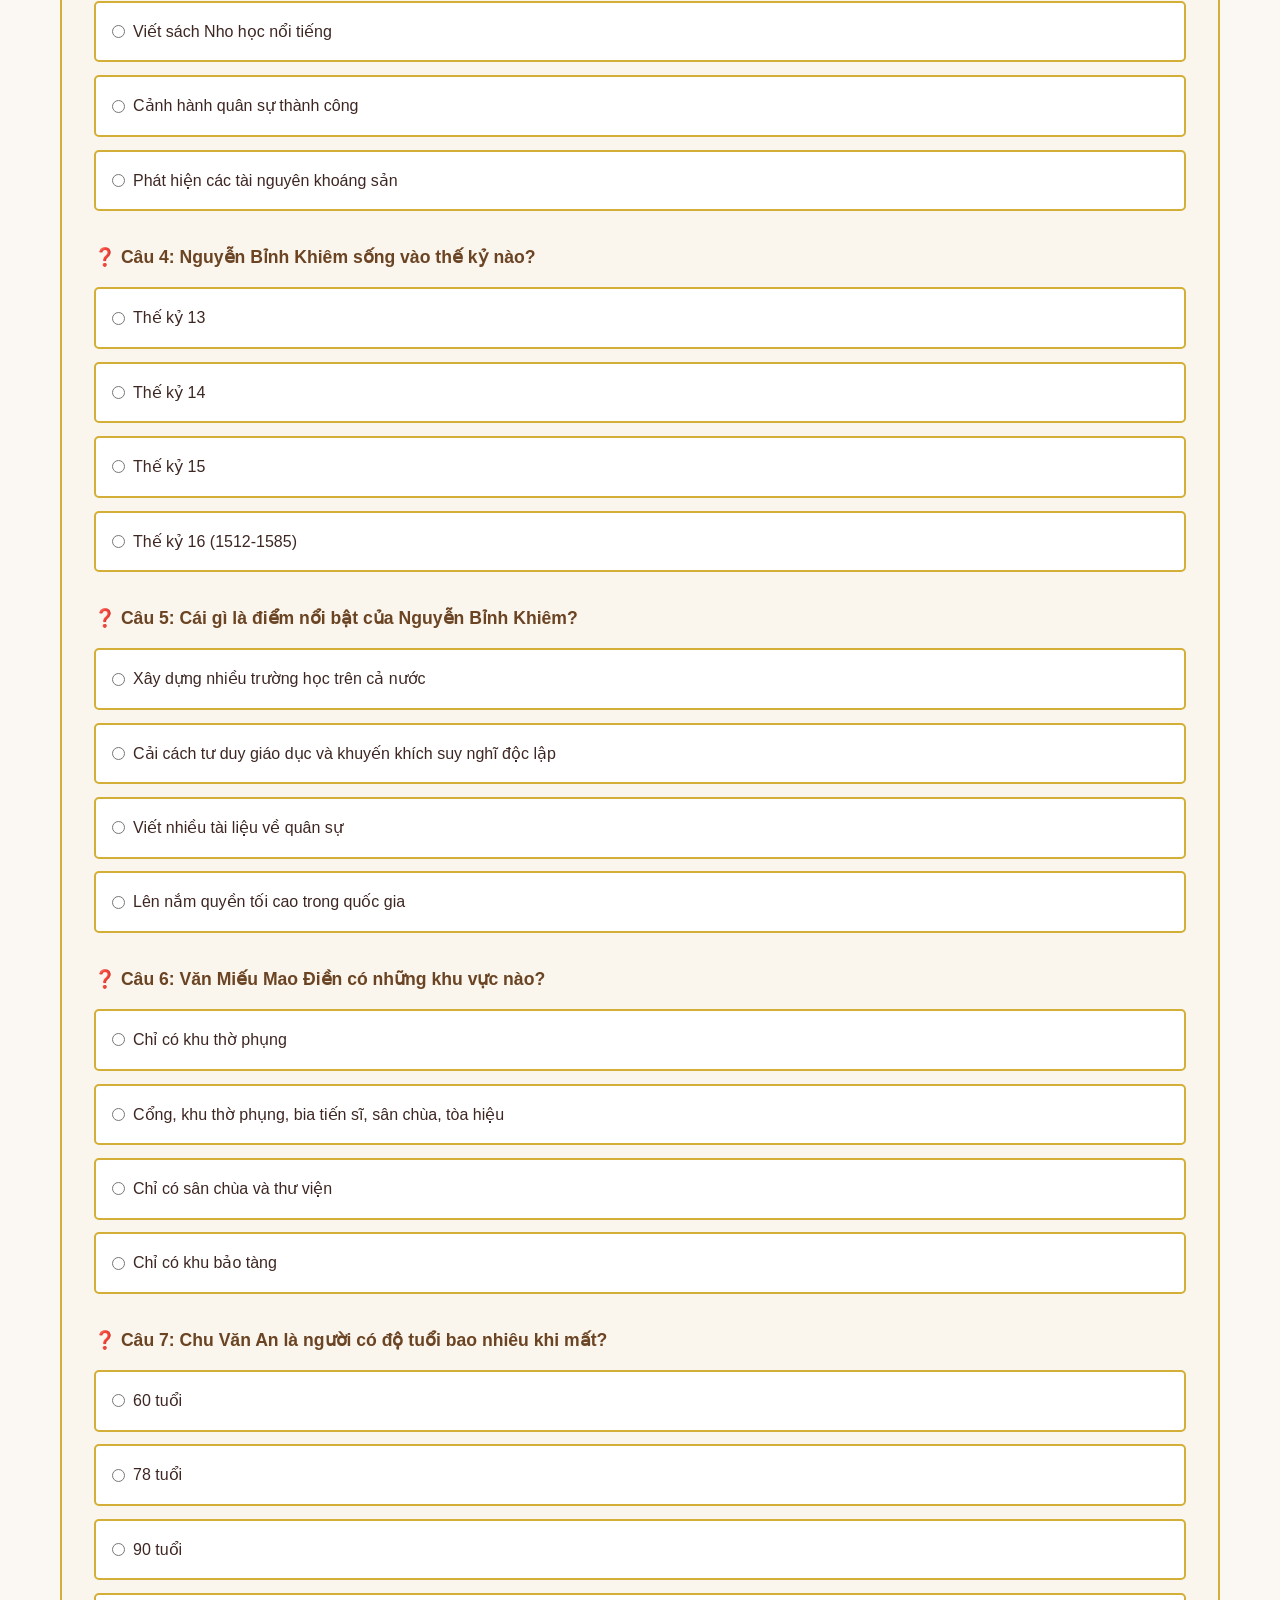
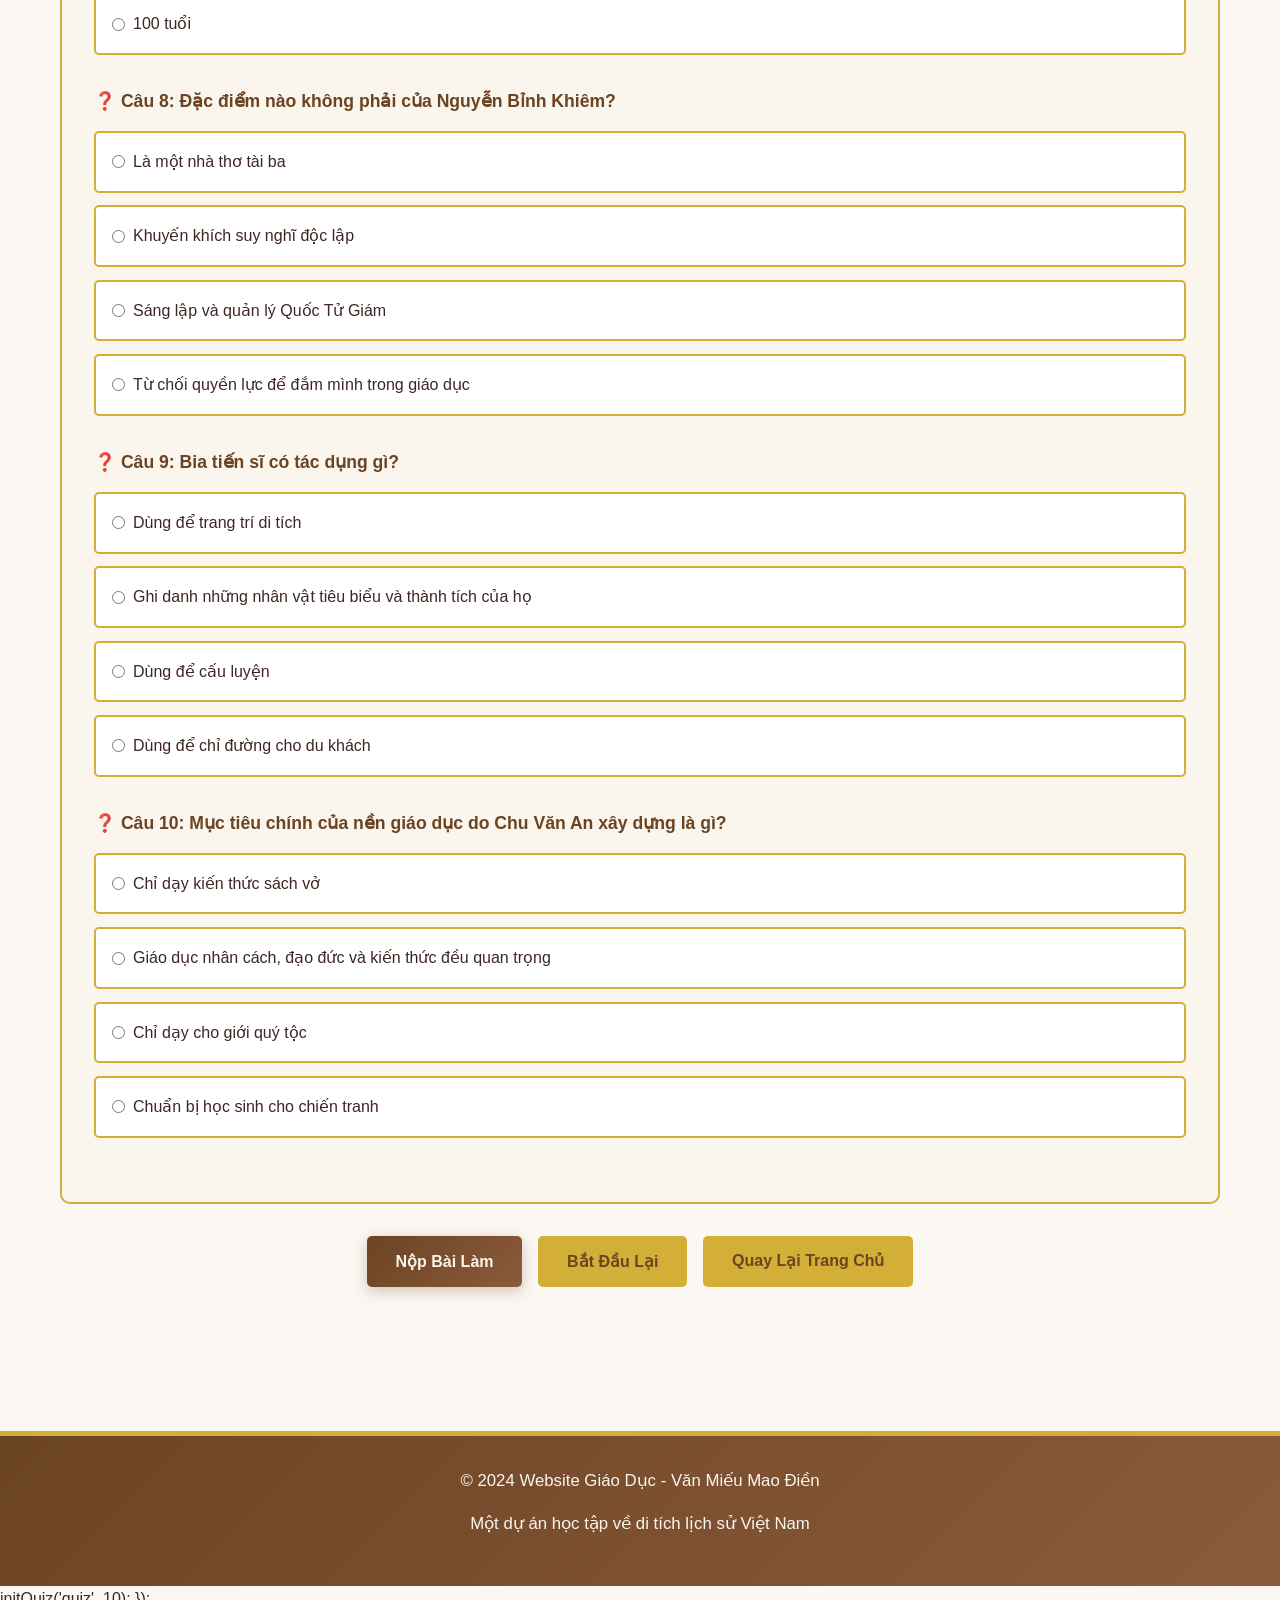
<file: quiz.html>
<!DOCTYPE html>
<html lang="vi">
<head>
    <meta charset="UTF-8">
    <meta name="viewport" content="width=device-width, initial-scale=1.0">
    <title>Quiz STEM - Văn Miếu Mao Điền</title>
    <link rel="stylesheet" href="styles.css">
</head>
<body>
    <!-- Header & Navigation -->
    <header>
        <div class="header-container">
            <a href="index.html" class="logo">Văn Miếu Mao Điền</a>
            <nav>
                <ul>
                    <li><a href="index.html">Trang Chủ</a></li>
                    <li><a href="tour.html">Tham Quan</a></li>
                    <li><a href="figures.html">Danh Nhân</a></li>
                    <li><a href="quiz.html">Quiz STEM</a></li>
                    <li><a href="audio.html">Thuyết Minh</a></li>
                </ul>
            </nav>
        </div>
    </header>

    <!-- Main Content -->
    <main>
        <!-- Hero Section -->
        <section class="hero">
            <div class="container">
                <h1>Trò Chơi Quiz STEM</h1>
                <p>Kiểm tra kiến thức về Văn Miếu Mao Điền và các danh nhân lịch sử</p>
            </div>
        </section>

        <!-- Main Content Container -->
        <div class="container">
            <!-- Introduction -->
            <section style="
                background: var(--cream);
                border: 2px solid var(--gold);
                border-radius: 10px;
                padding: 2rem;
                margin-top: 3rem;
                margin-bottom: 2rem;
            ">
                <h2>Cách Chơi</h2>
                <p>Hãy trả lời các câu hỏi về Văn Miếu Mao Điền, các danh nhân giáo dục và lịch sử Việt Nam. Mỗi câu hỏi có 4 lựa chọn, bạn cần chọn đáp án đúng. Sau khi hoàn thành, bệ sẽ nhận được điểm số và phản hồi từng câu hỏi.</p>
            </section>

            <!-- Quiz Container -->
            <div class="quiz-container">
                <!-- Question 1 -->
                <div class="question">
                    <h4>❓ Câu 1: Chu Văn An sống trong thời kỳ nào?</h4>
                    <div class="options">
                        <div class="option" data-question="0" data-value="wrong1" onclick="selectAnswer(0, this)">
                            <label>
                                <input type="radio" name="q1" value="wrong1">
                                <span>Thời Lý - Trần sơ kỳ (11-12 thế kỷ)</span>
                            </label>
                        </div>
                        <div class="option" data-question="0" data-value="correct" onclick="selectAnswer(0, this)">
                            <label>
                                <input type="radio" name="q1" value="correct">
                                <span>Thời Trần (1292-1370)</span>
                            </label>
                        </div>
                        <div class="option" data-question="0" data-value="wrong2" onclick="selectAnswer(0, this)">
                            <label>
                                <input type="radio" name="q1" value="wrong2">
                                <span>Thời Hồ (15 thế kỷ)</span>
                            </label>
                        </div>
                        <div class="option" data-question="0" data-value="wrong3" onclick="selectAnswer(0, this)">
                            <label>
                                <input type="radio" name="q1" value="wrong3">
                                <span>Thời Mạc - Trịnh (16 thế kỷ)</span>
                            </label>
                        </div>
                    </div>
                </div>

                <!-- Question 2 -->
                <div class="question">
                    <h4>❓ Câu 2: Chu Văn An sáng lập trường đại học nào?</h4>
                    <div class="options">
                        <div class="option" data-question="1" data-value="wrong1" onclick="selectAnswer(1, this)">
                            <label>
                                <input type="radio" name="q2" value="wrong1">
                                <span>Văn Miếu Mao Điền</span>
                            </label>
                        </div>
                        <div class="option" data-question="1" data-value="correct" onclick="selectAnswer(1, this)">
                            <label>
                                <input type="radio" name="q2" value="correct">
                                <span>Quốc Tử Giám</span>
                            </label>
                        </div>
                        <div class="option" data-question="1" data-value="wrong2" onclick="selectAnswer(1, this)">
                            <label>
                                <input type="radio" name="q2" value="wrong2">
                                <span>Thành Nhân Quốc Học</span>
                            </label>
                        </div>
                        <div class="option" data-question="1" data-value="wrong3" onclick="selectAnswer(1, this)">
                            <label>
                                <input type="radio" name="q2" value="wrong3">
                                <span>Hà Nội Imperial Academy</span>
                            </label>
                        </div>
                    </div>
                </div>

                <!-- Question 3 -->
                <div class="question">
                    <h4>❓ Câu 3: Mạc Đĩnh Chi được biết đến nhất vì điều gì?</h4>
                    <div class="options">
                        <div class="option" data-question="2" data-value="correct" onclick="selectAnswer(2, this)">
                            <label>
                                <input type="radio" name="q3" value="correct">
                                <span>Khả năng quản lý xuất sắc và xây dựng cơ sở hạ tầng giáo dục</span>
                            </label>
                        </div>
                        <div class="option" data-question="2" data-value="wrong1" onclick="selectAnswer(2, this)">
                            <label>
                                <input type="radio" name="q3" value="wrong1">
                                <span>Viết sách Nho học nổi tiếng</span>
                            </label>
                        </div>
                        <div class="option" data-question="2" data-value="wrong2" onclick="selectAnswer(2, this)">
                            <label>
                                <input type="radio" name="q3" value="wrong2">
                                <span>Cảnh hành quân sự thành công</span>
                            </label>
                        </div>
                        <div class="option" data-question="2" data-value="wrong3" onclick="selectAnswer(2, this)">
                            <label>
                                <input type="radio" name="q3" value="wrong3">
                                <span>Phát hiện các tài nguyên khoáng sản</span>
                            </label>
                        </div>
                    </div>
                </div>

                <!-- Question 4 -->
                <div class="question">
                    <h4>❓ Câu 4: Nguyễn Bỉnh Khiêm sống vào thế kỷ nào?</h4>
                    <div class="options">
                        <div class="option" data-question="3" data-value="wrong1" onclick="selectAnswer(3, this)">
                            <label>
                                <input type="radio" name="q4" value="wrong1">
                                <span>Thế kỷ 13</span>
                            </label>
                        </div>
                        <div class="option" data-question="3" data-value="wrong2" onclick="selectAnswer(3, this)">
                            <label>
                                <input type="radio" name="q4" value="wrong2">
                                <span>Thế kỷ 14</span>
                            </label>
                        </div>
                        <div class="option" data-question="3" data-value="wrong3" onclick="selectAnswer(3, this)">
                            <label>
                                <input type="radio" name="q4" value="wrong3">
                                <span>Thế kỷ 15</span>
                            </label>
                        </div>
                        <div class="option" data-question="3" data-value="correct" onclick="selectAnswer(3, this)">
                            <label>
                                <input type="radio" name="q4" value="correct">
                                <span>Thế kỷ 16 (1512-1585)</span>
                            </label>
                        </div>
                    </div>
                </div>

                <!-- Question 5 -->
                <div class="question">
                    <h4>❓ Câu 5: Cái gì là điểm nổi bật của Nguyễn Bỉnh Khiêm?</h4>
                    <div class="options">
                        <div class="option" data-question="4" data-value="wrong1" onclick="selectAnswer(4, this)">
                            <label>
                                <input type="radio" name="q5" value="wrong1">
                                <span>Xây dựng nhiều trường học trên cả nước</span>
                            </label>
                        </div>
                        <div class="option" data-question="4" data-value="correct" onclick="selectAnswer(4, this)">
                            <label>
                                <input type="radio" name="q5" value="correct">
                                <span>Cải cách tư duy giáo dục và khuyến khích suy nghĩ độc lập</span>
                            </label>
                        </div>
                        <div class="option" data-question="4" data-value="wrong2" onclick="selectAnswer(4, this)">
                            <label>
                                <input type="radio" name="q5" value="wrong2">
                                <span>Viết nhiều tài liệu về quân sự</span>
                            </label>
                        </div>
                        <div class="option" data-question="4" data-value="wrong3" onclick="selectAnswer(4, this)">
                            <label>
                                <input type="radio" name="q5" value="wrong3">
                                <span>Lên nắm quyền tối cao trong quốc gia</span>
                            </label>
                        </div>
                    </div>
                </div>

                <!-- Question 6 -->
                <div class="question">
                    <h4>❓ Câu 6: Văn Miếu Mao Điền có những khu vực nào?</h4>
                    <div class="options">
                        <div class="option" data-question="5" data-value="wrong1" onclick="selectAnswer(5, this)">
                            <label>
                                <input type="radio" name="q6" value="wrong1">
                                <span>Chỉ có khu thờ phụng</span>
                            </label>
                        </div>
                        <div class="option" data-question="5" data-value="correct" onclick="selectAnswer(5, this)">
                            <label>
                                <input type="radio" name="q6" value="correct">
                                <span>Cổng, khu thờ phụng, bia tiến sĩ, sân chùa, tòa hiệu</span>
                            </label>
                        </div>
                        <div class="option" data-question="5" data-value="wrong2" onclick="selectAnswer(5, this)">
                            <label>
                                <input type="radio" name="q6" value="wrong2">
                                <span>Chỉ có sân chùa và thư viện</span>
                            </label>
                        </div>
                        <div class="option" data-question="5" data-value="wrong3" onclick="selectAnswer(5, this)">
                            <label>
                                <input type="radio" name="q6" value="wrong3">
                                <span>Chỉ có khu bảo tàng</span>
                            </label>
                        </div>
                    </div>
                </div>

                <!-- Question 7 -->
                <div class="question">
                    <h4>❓ Câu 7: Chu Văn An là người có độ tuổi bao nhiêu khi mất?</h4>
                    <div class="options">
                        <div class="option" data-question="6" data-value="wrong1" onclick="selectAnswer(6, this)">
                            <label>
                                <input type="radio" name="q7" value="wrong1">
                                <span>60 tuổi</span>
                            </label>
                        </div>
                        <div class="option" data-question="6" data-value="correct" onclick="selectAnswer(6, this)">
                            <label>
                                <input type="radio" name="q7" value="correct">
                                <span>78 tuổi</span>
                            </label>
                        </div>
                        <div class="option" data-question="6" data-value="wrong2" onclick="selectAnswer(6, this)">
                            <label>
                                <input type="radio" name="q7" value="wrong2">
                                <span>90 tuổi</span>
                            </label>
                        </div>
                        <div class="option" data-question="6" data-value="wrong3" onclick="selectAnswer(6, this)">
                            <label>
                                <input type="radio" name="q7" value="wrong3">
                                <span>100 tuổi</span>
                            </label>
                        </div>
                    </div>
                </div>

                <!-- Question 8 -->
                <div class="question">
                    <h4>❓ Câu 8: Đặc điểm nào không phải của Nguyễn Bỉnh Khiêm?</h4>
                    <div class="options">
                        <div class="option" data-question="7" data-value="wrong1" onclick="selectAnswer(7, this)">
                            <label>
                                <input type="radio" name="q8" value="wrong1">
                                <span>Là một nhà thơ tài ba</span>
                            </label>
                        </div>
                        <div class="option" data-question="7" data-value="wrong2" onclick="selectAnswer(7, this)">
                            <label>
                                <input type="radio" name="q8" value="wrong2">
                                <span>Khuyến khích suy nghĩ độc lập</span>
                            </label>
                        </div>
                        <div class="option" data-question="7" data-value="correct" onclick="selectAnswer(7, this)">
                            <label>
                                <input type="radio" name="q8" value="correct">
                                <span>Sáng lập và quản lý Quốc Tử Giám</span>
                            </label>
                        </div>
                        <div class="option" data-question="7" data-value="wrong3" onclick="selectAnswer(7, this)">
                            <label>
                                <input type="radio" name="q8" value="wrong3">
                                <span>Từ chối quyền lực để đắm mình trong giáo dục</span>
                            </label>
                        </div>
                    </div>
                </div>

                <!-- Question 9 -->
                <div class="question">
                    <h4>❓ Câu 9: Bia tiến sĩ có tác dụng gì?</h4>
                    <div class="options">
                        <div class="option" data-question="8" data-value="wrong1" onclick="selectAnswer(8, this)">
                            <label>
                                <input type="radio" name="q9" value="wrong1">
                                <span>Dùng để trang trí di tích</span>
                            </label>
                        </div>
                        <div class="option" data-question="8" data-value="correct" onclick="selectAnswer(8, this)">
                            <label>
                                <input type="radio" name="q9" value="correct">
                                <span>Ghi danh những nhân vật tiêu biểu và thành tích của họ</span>
                            </label>
                        </div>
                        <div class="option" data-question="8" data-value="wrong2" onclick="selectAnswer(8, this)">
                            <label>
                                <input type="radio" name="q9" value="wrong2">
                                <span>Dùng để cấu luyện</span>
                            </label>
                        </div>
                        <div class="option" data-question="8" data-value="wrong3" onclick="selectAnswer(8, this)">
                            <label>
                                <input type="radio" name="q9" value="wrong3">
                                <span>Dùng để chỉ đường cho du khách</span>
                            </label>
                        </div>
                    </div>
                </div>

                <!-- Question 10 -->
                <div class="question">
                    <h4>❓ Câu 10: Mục tiêu chính của nền giáo dục do Chu Văn An xây dựng là gì?</h4>
                    <div class="options">
                        <div class="option" data-question="9" data-value="wrong1" onclick="selectAnswer(9, this)">
                            <label>
                                <input type="radio" name="q10" value="wrong1">
                                <span>Chỉ dạy kiến thức sách vở</span>
                            </label>
                        </div>
                        <div class="option" data-question="9" data-value="correct" onclick="selectAnswer(9, this)">
                            <label>
                                <input type="radio" name="q10" value="correct">
                                <span>Giáo dục nhân cách, đạo đức và kiến thức đều quan trọng</span>
                            </label>
                        </div>
                        <div class="option" data-question="9" data-value="wrong2" onclick="selectAnswer(9, this)">
                            <label>
                                <input type="radio" name="q10" value="wrong2">
                                <span>Chỉ dạy cho giới quý tộc</span>
                            </label>
                        </div>
                        <div class="option" data-question="9" data-value="wrong3" onclick="selectAnswer(9, this)">
                            <label>
                                <input type="radio" name="q10" value="wrong3">
                                <span>Chuẩn bị học sinh cho chiến tranh</span>
                            </label>
                        </div>
                    </div>
                </div>
            </div>

            <!-- Quiz Result -->
            <div id="quiz-result" style="margin: 2rem 0;"></div>

            <!-- Action Buttons -->
            <div style="
                display: flex;
                gap: 1rem;
                flex-wrap: wrap;
                justify-content: center;
                margin-top: 2rem;
                margin-bottom: 3rem;
            ">
                <button class="btn btn-primary" onclick="submitQuiz(['correct', 'correct', 'correct', 'correct', 'correct', 'correct', 'correct', 'correct', 'correct', 'correct'])">
                    Nộp Bài Làm
                </button>
                <button class="btn btn-secondary" onclick="resetQuiz()">
                    Bắt Đầu Lại
                </button>
                <a href="index.html" class="btn btn-secondary">
                    Quay Lại Trang Chủ
                </a>
            </div>
        </div>
    </main>

    <!-- Footer -->
    <footer>
        <div class="container">
            <p>&copy; 2024 Website Giáo Dục - Văn Miếu Mao Điền</p>
            <p>Một dự án học tập về di tích lịch sử Việt Nam</p>
        </div>
    </footer>

    <script src="scripts.js"></script>
    <script>
        // Initialize quiz
        document.addEventListener('DOMContentLoaded', function() {
            initQuiz('quiz-container', 10);
        });
    </script>
            initQuiz('quiz', 10);
        });
    </script>
</body>
</html>
</file>
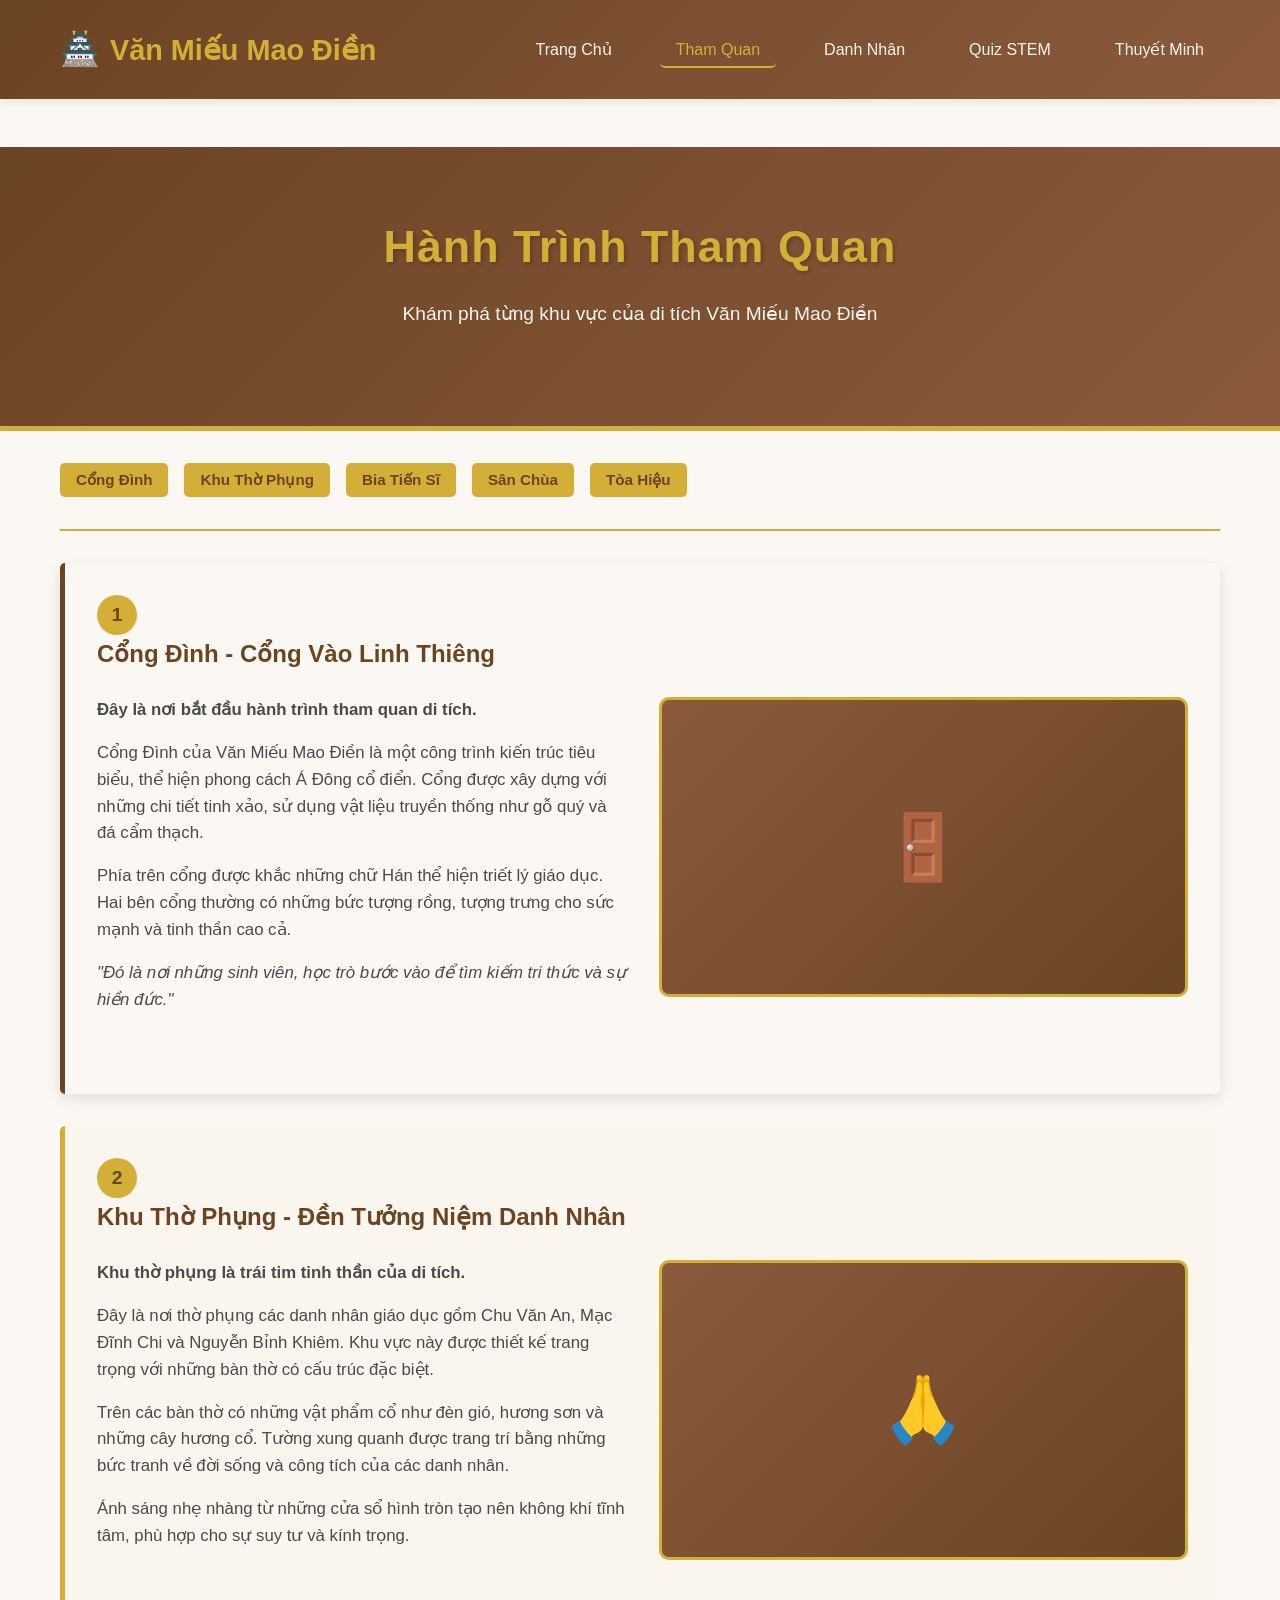
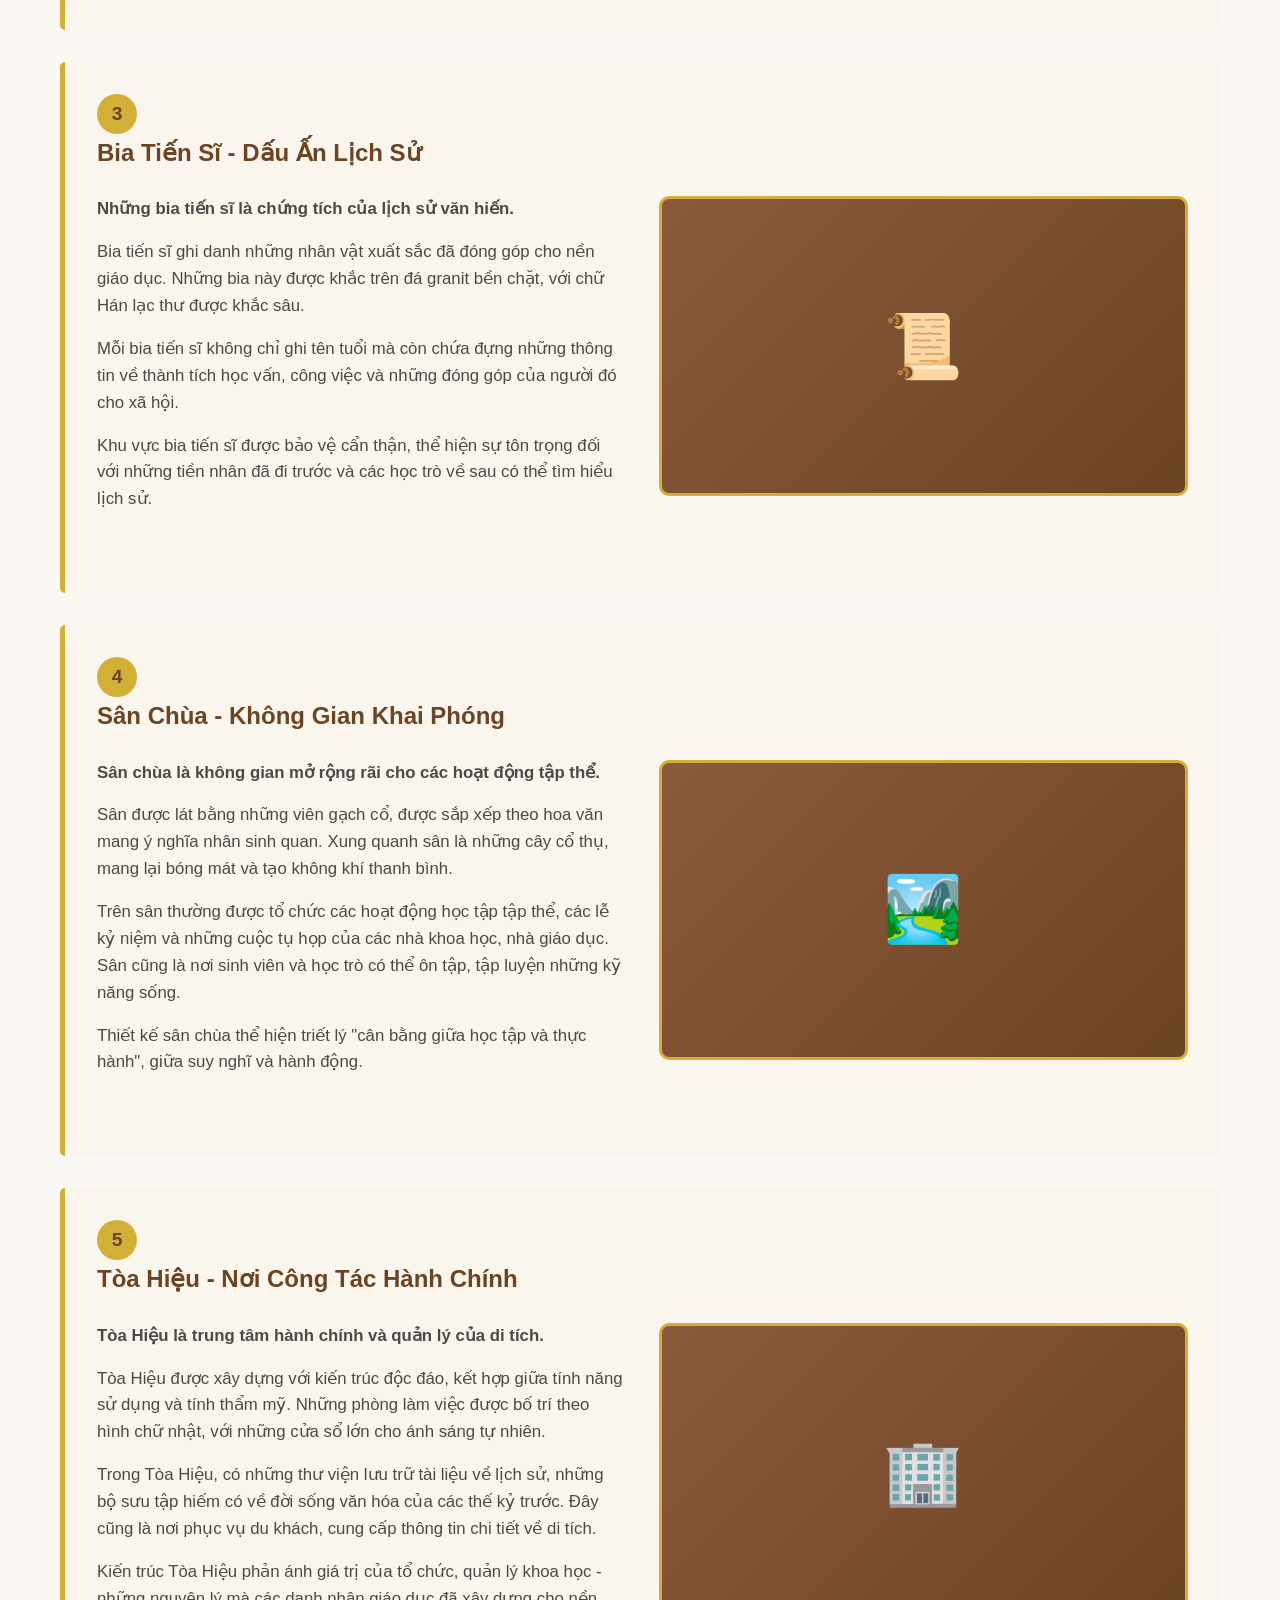
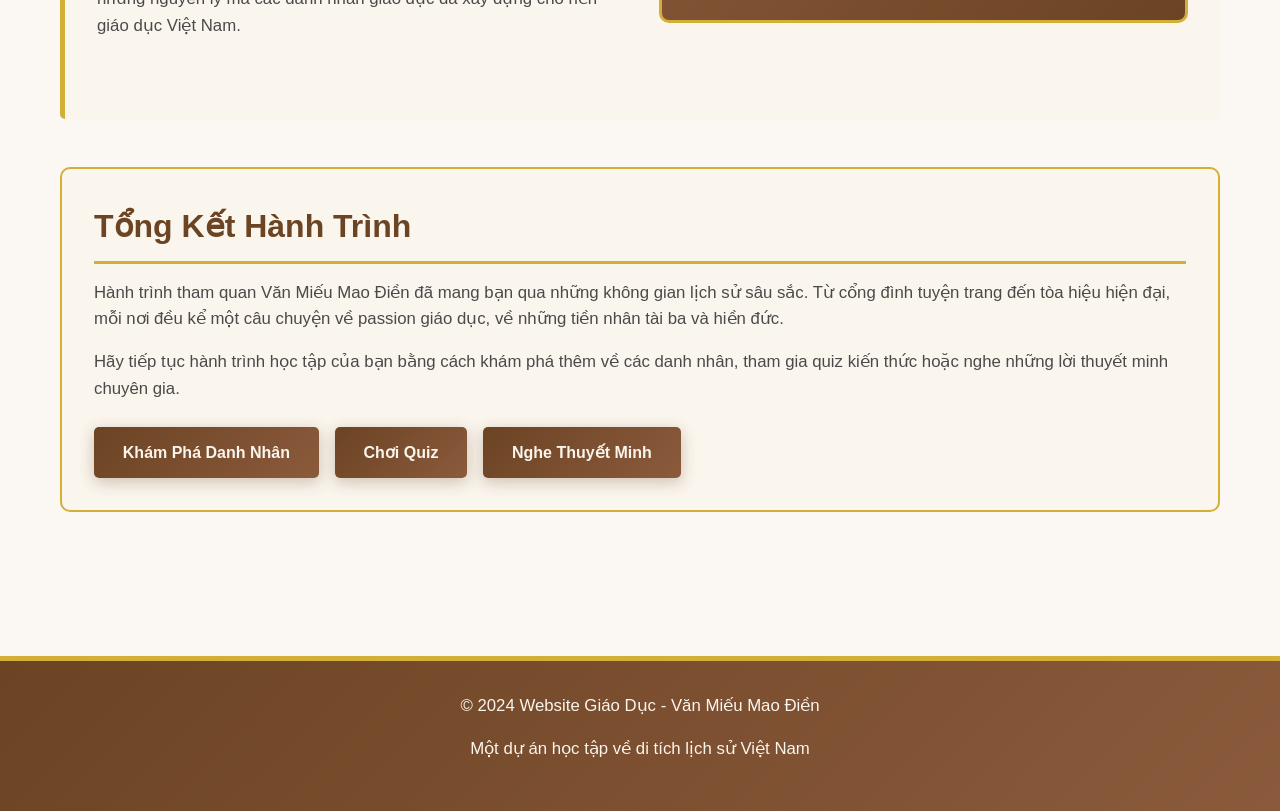
<file: tour.html>
<!DOCTYPE html>
<html lang="vi">
<head>
    <meta charset="UTF-8">
    <meta name="viewport" content="width=device-width, initial-scale=1.0">
    <title>Tham Quan - Văn Miếu Mao Điền</title>
    <link rel="stylesheet" href="styles.css">
</head>
<body>
    <!-- Header & Navigation -->
    <header>
        <div class="header-container">
            <a href="index.html" class="logo">Văn Miếu Mao Điền</a>
            <nav>
                <ul>
                    <li><a href="index.html">Trang Chủ</a></li>
                    <li><a href="tour.html">Tham Quan</a></li>
                    <li><a href="figures.html">Danh Nhân</a></li>
                    <li><a href="quiz.html">Quiz STEM</a></li>
                    <li><a href="audio.html">Thuyết Minh</a></li>
                </ul>
            </nav>
        </div>
    </header>

    <!-- Main Content -->
    <main>
        <!-- Hero Section -->
        <section class="hero">
            <div class="container">
                <h1>Hành Trình Tham Quan</h1>
                <p>Khám phá từng khu vực của di tích Văn Miếu Mao Điền</p>
            </div>
        </section>

        <!-- Main Content Container -->
        <div class="container">
            <!-- Navigation Buttons -->
            <div style="
                display: flex;
                gap: 1rem;
                overflow-x: auto;
                padding: 2rem 0;
                border-bottom: 2px solid var(--gold);
                margin-bottom: 2rem;
            ">
                <button class="btn btn-secondary btn-small" onclick="scrollToStep(1)">Cổng Đình</button>
                <button class="btn btn-secondary btn-small" onclick="scrollToStep(2)">Khu Thờ Phụng</button>
                <button class="btn btn-secondary btn-small" onclick="scrollToStep(3)">Bia Tiến Sĩ</button>
                <button class="btn btn-secondary btn-small" onclick="scrollToStep(4)">Sân Chùa</button>
                <button class="btn btn-secondary btn-small" onclick="scrollToStep(5)">Tòa Hiệu</button>
            </div>

            <!-- Step 1: Cổng Đình -->
            <section id="step-1" class="tour-step active">
                <span class="step-number">1</span>
                <h3>Cổng Đình - Cổng Vào Linh Thiêng</h3>
                
                <div class="grid grid-2" style="margin-top: 1.5rem;">
                    <div>
                        <p><strong>Đây là nơi bắt đầu hành trình tham quan di tích.</strong></p>
                        <p>Cổng Đình của Văn Miếu Mao Điền là một công trình kiến trúc tiêu biểu, thể hiện phong cách Á Đông cổ điển. Cổng được xây dựng với những chi tiết tinh xảo, sử dụng vật liệu truyền thống như gỗ quý và đá cẩm thạch.</p>
                        <p>Phía trên cổng được khắc những chữ Hán thể hiện triết lý giáo dục. Hai bên cổng thường có những bức tượng rồng, tượng trưng cho sức mạnh và tinh thần cao cả.</p>
                        <p><em>"Đó là nơi những sinh viên, học trò bước vào để tìm kiếm tri thức và sự hiền đức."</em></p>
                    </div>
                    <div>
                        <div style="
                            width: 100%;
                            height: 300px;
                            background: linear-gradient(135deg, #8B5A3C, #6B4423);
                            border-radius: 10px;
                            display: flex;
                            align-items: center;
                            justify-content: center;
                            color: var(--gold);
                            font-size: 4rem;
                            border: 3px solid var(--gold);
                        ">🚪</div>
                    </div>
                </div>
            </section>

            <!-- Step 2: Khu Thờ Phụng -->
            <section id="step-2" class="tour-step">
                <span class="step-number">2</span>
                <h3>Khu Thờ Phụng - Đền Tưởng Niệm Danh Nhân</h3>
                
                <div class="grid grid-2" style="margin-top: 1.5rem;">
                    <div>
                        <p><strong>Khu thờ phụng là trái tim tinh thần của di tích.</strong></p>
                        <p>Đây là nơi thờ phụng các danh nhân giáo dục gồm Chu Văn An, Mạc Đĩnh Chi và Nguyễn Bỉnh Khiêm. Khu vực này được thiết kế trang trọng với những bàn thờ có cấu trúc đặc biệt.</p>
                        <p>Trên các bàn thờ có những vật phẩm cổ như đèn gió, hương sơn và những cây hương cổ. Tường xung quanh được trang trí bằng những bức tranh về đời sống và công tích của các danh nhân.</p>
                        <p>Ánh sáng nhẹ nhàng từ những cửa sổ hình tròn tạo nên không khí tĩnh tâm, phù hợp cho sự suy tư và kính trọng.</p>
                    </div>
                    <div>
                        <div style="
                            width: 100%;
                            height: 300px;
                            background: linear-gradient(135deg, #8B5A3C, #6B4423);
                            border-radius: 10px;
                            display: flex;
                            align-items: center;
                            justify-content: center;
                            color: var(--gold);
                            font-size: 4rem;
                            border: 3px solid var(--gold);
                        ">🙏</div>
                    </div>
                </div>
            </section>

            <!-- Step 3: Bia Tiến Sĩ -->
            <section id="step-3" class="tour-step">
                <span class="step-number">3</span>
                <h3>Bia Tiến Sĩ - Dấu Ấn Lịch Sử</h3>
                
                <div class="grid grid-2" style="margin-top: 1.5rem;">
                    <div>
                        <p><strong>Những bia tiến sĩ là chứng tích của lịch sử văn hiến.</strong></p>
                        <p>Bia tiến sĩ ghi danh những nhân vật xuất sắc đã đóng góp cho nền giáo dục. Những bia này được khắc trên đá granit bền chặt, với chữ Hán lạc thư được khắc sâu.</p>
                        <p>Mỗi bia tiến sĩ không chỉ ghi tên tuổi mà còn chứa đựng những thông tin về thành tích học vấn, công việc và những đóng góp của người đó cho xã hội.</p>
                        <p>Khu vực bia tiến sĩ được bảo vệ cẩn thận, thể hiện sự tôn trọng đối với những tiền nhân đã đi trước và các học trò về sau có thể tìm hiểu lịch sử.</p>
                    </div>
                    <div>
                        <div style="
                            width: 100%;
                            height: 300px;
                            background: linear-gradient(135deg, #8B5A3C, #6B4423);
                            border-radius: 10px;
                            display: flex;
                            align-items: center;
                            justify-content: center;
                            color: var(--gold);
                            font-size: 4rem;
                            border: 3px solid var(--gold);
                        ">📜</div>
                    </div>
                </div>
            </section>

            <!-- Step 4: Sân Chùa -->
            <section id="step-4" class="tour-step">
                <span class="step-number">4</span>
                <h3>Sân Chùa - Không Gian Khai Phóng</h3>
                
                <div class="grid grid-2" style="margin-top: 1.5rem;">
                    <div>
                        <p><strong>Sân chùa là không gian mở rộng rãi cho các hoạt động tập thể.</strong></p>
                        <p>Sân được lát bằng những viên gạch cổ, được sắp xếp theo hoa văn mang ý nghĩa nhân sinh quan. Xung quanh sân là những cây cổ thụ, mang lại bóng mát và tạo không khí thanh bình.</p>
                        <p>Trên sân thường được tổ chức các hoạt động học tập tập thể, các lễ kỷ niệm và những cuộc tụ họp của các nhà khoa học, nhà giáo dục. Sân cũng là nơi sinh viên và học trò có thể ôn tập, tập luyện những kỹ năng sống.</p>
                        <p>Thiết kế sân chùa thể hiện triết lý "cân bằng giữa học tập và thực hành", giữa suy nghĩ và hành động.</p>
                    </div>
                    <div>
                        <div style="
                            width: 100%;
                            height: 300px;
                            background: linear-gradient(135deg, #8B5A3C, #6B4423);
                            border-radius: 10px;
                            display: flex;
                            align-items: center;
                            justify-content: center;
                            color: var(--gold);
                            font-size: 4rem;
                            border: 3px solid var(--gold);
                        ">🏞️</div>
                    </div>
                </div>
            </section>

            <!-- Step 5: Tòa Hiệu -->
            <section id="step-5" class="tour-step">
                <span class="step-number">5</span>
                <h3>Tòa Hiệu - Nơi Công Tác Hành Chính</h3>
                
                <div class="grid grid-2" style="margin-top: 1.5rem;">
                    <div>
                        <p><strong>Tòa Hiệu là trung tâm hành chính và quản lý của di tích.</strong></p>
                        <p>Tòa Hiệu được xây dựng với kiến trúc độc đáo, kết hợp giữa tính năng sử dụng và tính thẩm mỹ. Những phòng làm việc được bố trí theo hình chữ nhật, với những cửa sổ lớn cho ánh sáng tự nhiên.</p>
                        <p>Trong Tòa Hiệu, có những thư viện lưu trữ tài liệu về lịch sử, những bộ sưu tập hiếm có về đời sống văn hóa của các thế kỷ trước. Đây cũng là nơi phục vụ du khách, cung cấp thông tin chi tiết về di tích.</p>
                        <p>Kiến trúc Tòa Hiệu phản ánh giá trị của tổ chức, quản lý khoa học - những nguyên lý mà các danh nhân giáo dục đã xây dựng cho nền giáo dục Việt Nam.</p>
                    </div>
                    <div>
                        <div style="
                            width: 100%;
                            height: 300px;
                            background: linear-gradient(135deg, #8B5A3C, #6B4423);
                            border-radius: 10px;
                            display: flex;
                            align-items: center;
                            justify-content: center;
                            color: var(--gold);
                            font-size: 4rem;
                            border: 3px solid var(--gold);
                        ">🏢</div>
                    </div>
                </div>
            </section>

            <!-- Summary Section -->
            <section style="
                background: var(--cream);
                border: 2px solid var(--gold);
                border-radius: 10px;
                padding: 2rem;
                margin-top: 3rem;
                margin-bottom: 3rem;
            ">
                <h2>Tổng Kết Hành Trình</h2>
                <p>Hành trình tham quan Văn Miếu Mao Điền đã mang bạn qua những không gian lịch sử sâu sắc. Từ cổng đình tuyện trang đến tòa hiệu hiện đại, mỗi nơi đều kể một câu chuyện về passion giáo dục, về những tiền nhân tài ba và hiền đức.</p>
                <p>Hãy tiếp tục hành trình học tập của bạn bằng cách khám phá thêm về các danh nhân, tham gia quiz kiến thức hoặc nghe những lời thuyết minh chuyên gia.</p>
                
                <div style="
                    display: flex;
                    gap: 1rem;
                    flex-wrap: wrap;
                    margin-top: 1.5rem;
                ">
                    <a href="figures.html" class="btn btn-primary">Khám Phá Danh Nhân</a>
                    <a href="quiz.html" class="btn btn-primary">Chơi Quiz</a>
                    <a href="audio.html" class="btn btn-primary">Nghe Thuyết Minh</a>
                </div>
            </section>
        </div>
    </main>

    <!-- Footer -->
    <footer>
        <div class="container">
            <p>&copy; 2024 Website Giáo Dục - Văn Miếu Mao Điền</p>
            <p>Một dự án học tập về di tích lịch sử Việt Nam</p>
        </div>
    </footer>

    <script src="scripts.js"></script>
</body>
</html>
</file>
<file: styles.css>
/* ==================== GLOBAL STYLES ==================== */
* {
    margin: 0;
    padding: 0;
    box-sizing: border-box;
}

:root {
    --primary-brown: #6B4423;
    --light-brown: #8B5A3C;
    --gold: #D4AF37;
    --cream: #FAF5ED;
    --dark-text: #3E2723;
    --light-bg: #FBF8F3;
    --accent-gold: #C9A961;
}

html {
    scroll-behavior: smooth;
}

body {
    font-family: 'Segoe UI', Tahoma, Geneva, Verdana, sans-serif;
    color: var(--dark-text);
    background-color: var(--light-bg);
    line-height: 1.6;
}

/* ==================== TYPOGRAPHY ==================== */
h1, h2, h3, h4, h5, h6 {
    color: var(--primary-brown);
    font-weight: 600;
    margin-bottom: 1rem;
}

h1 {
    font-size: 2.8rem;
    letter-spacing: 1px;
}

h2 {
    font-size: 2rem;
    border-bottom: 3px solid var(--gold);
    padding-bottom: 0.5rem;
}

h3 {
    font-size: 1.5rem;
}

p {
    margin-bottom: 1rem;
    font-size: 1.05rem;
    color: #4a4a4a;
}

/* ==================== HEADER & NAVIGATION ==================== */
header {
    background: linear-gradient(135deg, var(--primary-brown) 0%, var(--light-brown) 100%);
    color: var(--cream);
    padding: 1.5rem 0;
    box-shadow: 0 2px 10px rgba(0, 0, 0, 0.1);
    position: sticky;
    top: 0;
    z-index: 1000;
}

.header-container {
    max-width: 1200px;
    margin: 0 auto;
    padding: 0 20px;
    display: flex;
    justify-content: space-between;
    align-items: center;
}

.logo {
    font-size: 1.8rem;
    font-weight: bold;
    color: var(--gold);
    text-decoration: none;
    display: flex;
    align-items: center;
    gap: 10px;
}

.logo::before {
    content: "🏯";
    font-size: 2rem;
}

nav ul {
    list-style: none;
    display: flex;
    gap: 2rem;
    flex-wrap: wrap;
}

nav a {
    color: var(--cream);
    text-decoration: none;
    font-weight: 500;
    transition: all 0.3s ease;
    padding: 0.5rem 1rem;
    border-radius: 5px;
    position: relative;
}

nav a::after {
    content: '';
    position: absolute;
    bottom: 0;
    left: 1rem;
    width: 0;
    height: 2px;
    background-color: var(--gold);
    transition: width 0.3s ease;
}

nav a:hover {
    color: var(--gold);
    background-color: rgba(212, 175, 55, 0.1);
}

nav a:hover::after {
    width: calc(100% - 2rem);
}

/* ==================== MAIN CONTAINER ==================== */
.container {
    max-width: 1200px;
    margin: 0 auto;
    padding: 0 20px;
}

main {
    min-height: calc(100vh - 200px);
    padding: 3rem 0;
}

/* ==================== BUTTONS ==================== */
.btn {
    display: inline-block;
    padding: 0.8rem 1.8rem;
    border: none;
    border-radius: 5px;
    font-size: 1rem;
    font-weight: 600;
    cursor: pointer;
    transition: all 0.3s ease;
    text-decoration: none;
    text-align: center;
}

.btn-primary {
    background: linear-gradient(135deg, var(--primary-brown), var(--light-brown));
    color: var(--cream);
    box-shadow: 0 4px 15px rgba(107, 68, 35, 0.3);
}

.btn-primary:hover {
    transform: translateY(-3px);
    box-shadow: 0 6px 20px rgba(107, 68, 35, 0.4);
}

.btn-secondary {
    background-color: var(--gold);
    color: var(--primary-brown);
}

.btn-secondary:hover {
    background-color: var(--accent-gold);
    transform: translateY(-2px);
}

.btn-small {
    padding: 0.5rem 1rem;
    font-size: 0.95rem;
}

/* ==================== HERO SECTION ==================== */
.hero {
    background: linear-gradient(135deg, var(--primary-brown) 0%, var(--light-brown) 100%);
    color: var(--cream);
    padding: 4rem 0;
    text-align: center;
    border-bottom: 5px solid var(--gold);
}

.hero h1 {
    color: var(--gold);
    margin-bottom: 1rem;
    text-shadow: 2px 2px 4px rgba(0, 0, 0, 0.2);
}

.hero p {
    color: var(--cream);
    font-size: 1.2rem;
    margin-bottom: 2rem;
}

/* ==================== CARDS ==================== */
.card {
    background: var(--cream);
    border: 2px solid var(--gold);
    border-radius: 10px;
    padding: 2rem;
    margin-bottom: 2rem;
    box-shadow: 0 5px 15px rgba(0, 0, 0, 0.1);
    transition: all 0.3s ease;
}

.card:hover {
    transform: translateY(-5px);
    box-shadow: 0 10px 25px rgba(0, 0, 0, 0.15);
}

.card img {
    width: 100%;
    height: 250px;
    object-fit: cover;
    border-radius: 8px;
    margin-bottom: 1.5rem;
}

.card h3 {
    color: var(--primary-brown);
    margin-bottom: 1rem;
}

/* ==================== GRID LAYOUTS ==================== */
.grid {
    display: grid;
    grid-template-columns: repeat(auto-fit, minmax(300px, 1fr));
    gap: 2rem;
    margin: 2rem 0;
}

.grid-2 {
    grid-template-columns: repeat(auto-fit, minmax(400px, 1fr));
}

/* ==================== FOOTER ==================== */
footer {
    background: linear-gradient(135deg, var(--primary-brown) 0%, var(--light-brown) 100%);
    color: var(--cream);
    padding: 2rem 0;
    text-align: center;
    border-top: 5px solid var(--gold);
    margin-top: 3rem;
}

footer p {
    color: var(--cream);
}

footer a {
    color: var(--gold);
    text-decoration: none;
    transition: color 0.3s ease;
}

footer a:hover {
    color: var(--accent-gold);
}

/* ==================== QUIZ STYLES ==================== */
.quiz-container {
    background: var(--cream);
    border: 2px solid var(--gold);
    border-radius: 10px;
    padding: 2rem;
    margin: 2rem 0;
}

.question {
    margin-bottom: 2rem;
}

.question h4 {
    margin-bottom: 1rem;
    color: var(--primary-brown);
    font-size: 1.1rem;
}

.options {
    display: flex;
    flex-direction: column;
    gap: 0.8rem;
}

.option {
    padding: 1rem;
    border: 2px solid var(--gold);
    border-radius: 5px;
    cursor: pointer;
    background: white;
    transition: all 0.3s ease;
}

.option:hover {
    background-color: var(--light-bg);
    border-color: var(--primary-brown);
}

.option input {
    margin-right: 0.5rem;
}

.option label {
    cursor: pointer;
    display: flex;
    align-items: center;
}

.option.correct {
    background-color: #d4edda;
    border-color: #28a745;
}

.option.incorrect {
    background-color: #f8d7da;
    border-color: #dc3545;
}

.feedback {
    padding: 1rem;
    margin-top: 1rem;
    border-radius: 5px;
    font-weight: 500;
}

.feedback.correct {
    background-color: #d4edda;
    color: #155724;
    border: 1px solid #28a745;
}

.feedback.incorrect {
    background-color: #f8d7da;
    color: #721c24;
    border: 1px solid #dc3545;
}

/* ==================== TOUR SECTION ==================== */
.tour-step {
    background: var(--cream);
    border-left: 5px solid var(--gold);
    padding: 2rem;
    margin: 2rem 0;
    border-radius: 5px;
}

.tour-step.active {
    background: var(--light-bg);
    border-left-color: var(--primary-brown);
    box-shadow: 0 5px 15px rgba(0, 0, 0, 0.1);
}

.step-number {
    display: inline-block;
    width: 40px;
    height: 40px;
    background: var(--gold);
    color: var(--primary-brown);
    border-radius: 50%;
    text-align: center;
    line-height: 40px;
    font-weight: bold;
    margin-right: 1rem;
    font-size: 1.2rem;
}

.slideshow {
    position: relative;
    background: black;
    border-radius: 10px;
    overflow: hidden;
    margin: 2rem 0;
}

.slide {
    display: none;
    text-align: center;
}

.slide.active {
    display: block;
    animation: fadeIn 0.5s;
}

.slide img {
    width: 100%;
    height: auto;
    max-height: 500px;
    object-fit: contain;
}

@keyframes fadeIn {
    from { opacity: 0; }
    to { opacity: 1; }
}

.slide-controls {
    position: absolute;
    bottom: 20px;
    left: 50%;
    transform: translateX(-50%);
    display: flex;
    gap: 10px;
    z-index: 10;
}

.slide-btn {
    background: var(--gold);
    color: var(--primary-brown);
    border: none;
    padding: 0.5rem 1rem;
    border-radius: 5px;
    cursor: pointer;
    font-weight: bold;
    transition: all 0.3s ease;
}

.slide-btn:hover {
    background: var(--accent-gold);
    transform: scale(1.1);
}

/* ==================== AUDIO PLAYER ==================== */
.audio-section {
    background: var(--cream);
    border: 2px solid var(--gold);
    border-radius: 10px;
    padding: 1.5rem;
    margin: 1rem 0;
    display: flex;
    align-items: center;
    gap: 1.5rem;
}

.audio-section h4 {
    margin: 0;
    flex: 1;
}

audio {
    flex: 2;
    min-width: 200px;
}

/* ==================== FIGURE CARD ==================== */
.figure-card {
    background: var(--cream);
    border: 2px solid var(--gold);
    border-radius: 10px;
    overflow: hidden;
    transition: all 0.3s ease;
    text-align: center;
}

.figure-card:hover {
    transform: translateY(-10px);
    box-shadow: 0 15px 30px rgba(0, 0, 0, 0.2);
}

.figure-image {
    width: 100%;
    height: 300px;
    background: linear-gradient(135deg, var(--primary-brown), var(--light-brown));
    color: var(--gold);
    display: flex;
    align-items: center;
    justify-content: center;
    font-size: 3rem;
}

.figure-content {
    padding: 2rem;
}

.figure-name {
    color: var(--primary-brown);
    font-size: 1.4rem;
    margin-bottom: 0.5rem;
}

.figure-period {
    color: var(--light-brown);
    font-weight: 500;
    margin-bottom: 1rem;
}

/* ==================== RESPONSIVE ==================== */
@media (max-width: 768px) {
    h1 {
        font-size: 2rem;
    }

    h2 {
        font-size: 1.5rem;
    }

    nav ul {
        gap: 1rem;
    }

    nav a {
        padding: 0.3rem 0.8rem;
        font-size: 0.95rem;
    }

    .header-container {
        flex-direction: column;
        gap: 1rem;
    }

    .card {
        padding: 1.5rem;
    }

    .card img {
        height: 200px;
    }

    .grid, .grid-2 {
        grid-template-columns: 1fr;
    }

    .tour-step {
        padding: 1.5rem;
    }

    .audio-section {
        flex-direction: column;
        align-items: stretch;
    }

    audio {
        min-width: unset;
    }

    .slide-controls {
        bottom: 10px;
    }

    .slide-btn {
        padding: 0.4rem 0.8rem;
        font-size: 0.9rem;
    }
}

@media (max-width: 480px) {
    body {
        font-size: 0.95rem;
    }

    h1 {
        font-size: 1.5rem;
    }

    h2 {
        font-size: 1.2rem;
    }

    nav ul {
        gap: 0.5rem;
    }

    nav a {
        padding: 0.3rem 0.5rem;
        font-size: 0.85rem;
    }

    .btn {
        padding: 0.6rem 1.2rem;
        font-size: 0.95rem;
    }

    .container {
        padding: 0 15px;
    }

    main {
        padding: 1.5rem 0;
    }

    .hero {
        padding: 2rem 0;
    }
}
</file>
